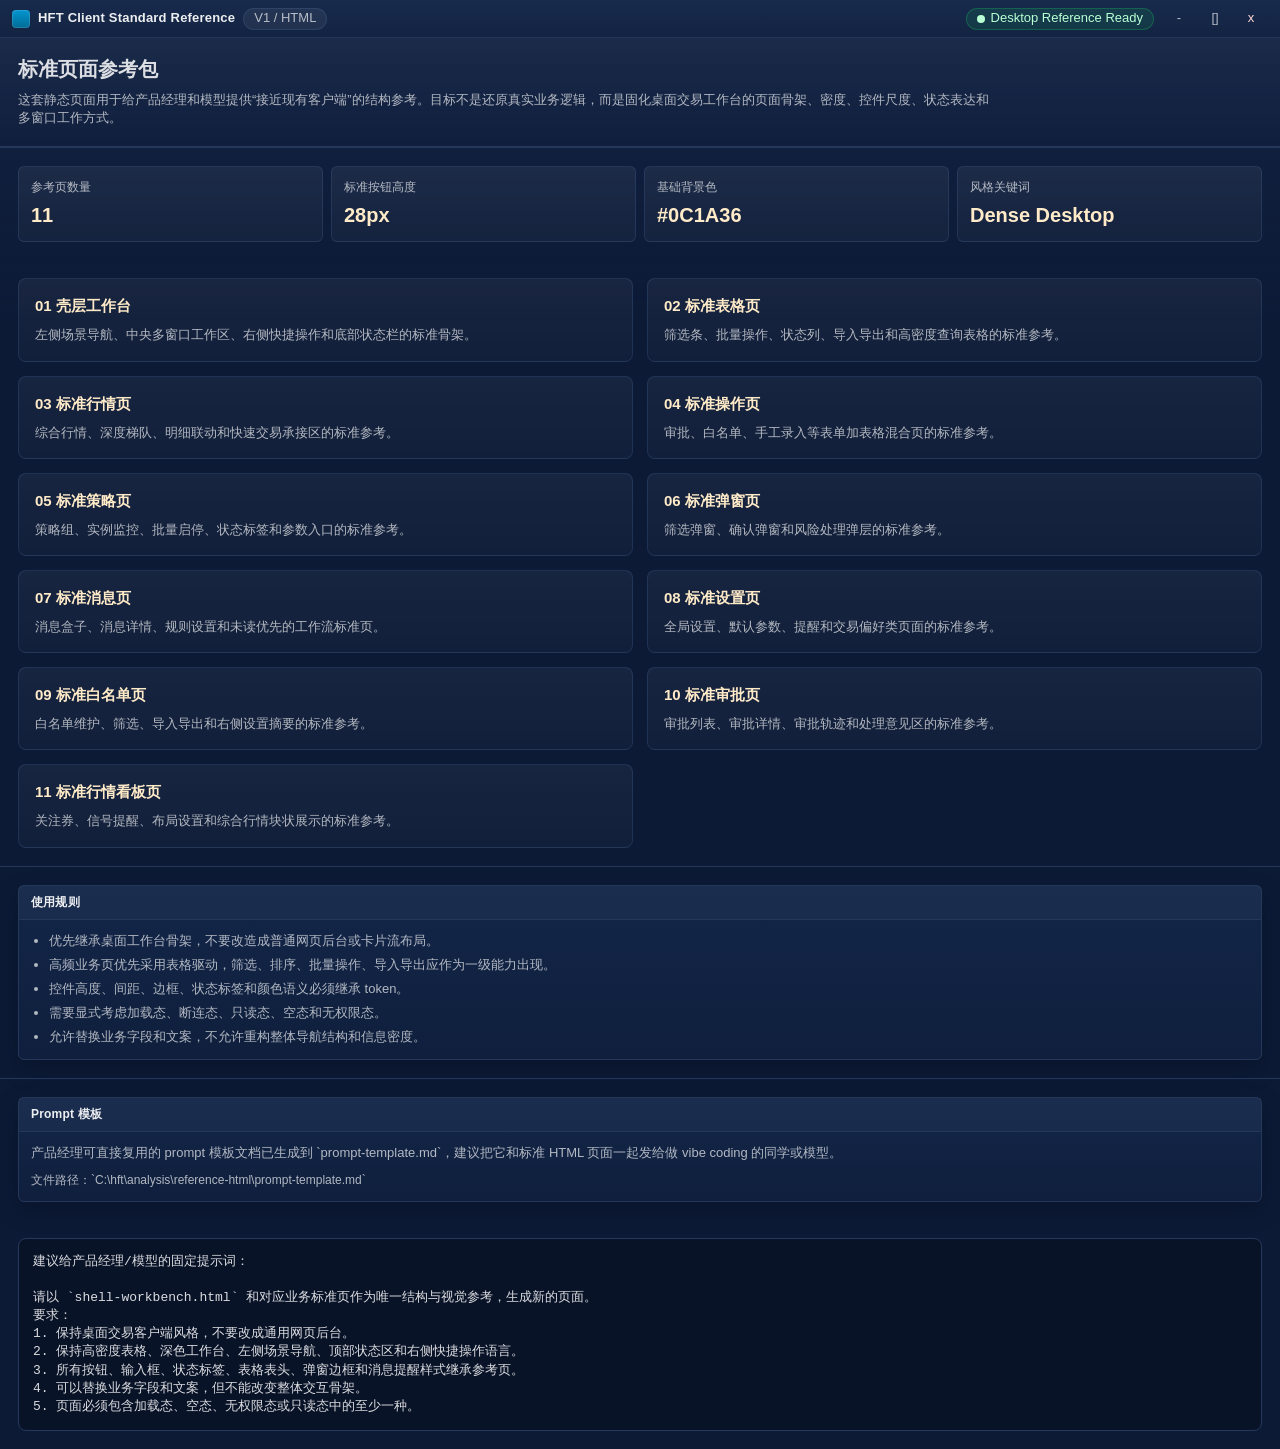
<file: .codex/skills/reference-html/index.html>
<!DOCTYPE html>
<html lang="zh-CN">
<head>
  <meta charset="UTF-8">
  <meta name="viewport" content="width=device-width, initial-scale=1.0">
  <title>HFT Client Standard Reference</title>
  <link rel="stylesheet" href="./assets/tokens.css">
  <link rel="stylesheet" href="./assets/components.css">
  <link rel="stylesheet" href="./assets/app.css">
</head>
<body>
  <div class="app-shell">
    <header class="titlebar">
      <div class="titlebar__left">
        <span class="titlebar__appmark"></span>
        <div class="titlebar__name">HFT Client Standard Reference</div>
        <span class="pill">V1 / HTML</span>
      </div>
      <div class="titlebar__right">
        <span class="status-pill status-pill--online"><span class="status-dot"></span>Desktop Reference Ready</span>
        <div class="window-controls"><span>-</span><span>[]</span><span>x</span></div>
      </div>
    </header>

    <section class="page-intro">
      <h1>标准页面参考包</h1>
      <p>这套静态页面用于给产品经理和模型提供“接近现有客户端”的结构参考。目标不是还原真实业务逻辑，而是固化桌面交易工作台的页面骨架、密度、控件尺度、状态表达和多窗口工作方式。</p>
    </section>

    <section class="section-block">
      <div class="stats-grid">
        <div class="stat-card">
          <div class="stat-card__label">参考页数量</div>
          <div class="stat-card__value">11</div>
        </div>
        <div class="stat-card">
          <div class="stat-card__label">标准按钮高度</div>
          <div class="stat-card__value">28px</div>
        </div>
        <div class="stat-card">
          <div class="stat-card__label">基础背景色</div>
          <div class="stat-card__value">#0C1A36</div>
        </div>
        <div class="stat-card">
          <div class="stat-card__label">风格关键词</div>
          <div class="stat-card__value">Dense Desktop</div>
        </div>
      </div>
    </section>

    <section class="link-grid">
      <a class="link-card" href="./shell-workbench.html">
        <div class="link-card__title">01 壳层工作台</div>
        <div class="link-card__body">左侧场景导航、中央多窗口工作区、右侧快捷操作和底部状态栏的标准骨架。</div>
      </a>
      <a class="link-card" href="./page-table-standard.html">
        <div class="link-card__title">02 标准表格页</div>
        <div class="link-card__body">筛选条、批量操作、状态列、导入导出和高密度查询表格的标准参考。</div>
      </a>
      <a class="link-card" href="./page-market-standard.html">
        <div class="link-card__title">03 标准行情页</div>
        <div class="link-card__body">综合行情、深度梯队、明细联动和快速交易承接区的标准参考。</div>
      </a>
      <a class="link-card" href="./page-operation-standard.html">
        <div class="link-card__title">04 标准操作页</div>
        <div class="link-card__body">审批、白名单、手工录入等表单加表格混合页的标准参考。</div>
      </a>
      <a class="link-card" href="./page-strategy-standard.html">
        <div class="link-card__title">05 标准策略页</div>
        <div class="link-card__body">策略组、实例监控、批量启停、状态标签和参数入口的标准参考。</div>
      </a>
      <a class="link-card" href="./page-dialog-standard.html">
        <div class="link-card__title">06 标准弹窗页</div>
        <div class="link-card__body">筛选弹窗、确认弹窗和风险处理弹层的标准参考。</div>
      </a>
      <a class="link-card" href="./page-message-standard.html">
        <div class="link-card__title">07 标准消息页</div>
        <div class="link-card__body">消息盒子、消息详情、规则设置和未读优先的工作流标准页。</div>
      </a>
      <a class="link-card" href="./page-settings-standard.html">
        <div class="link-card__title">08 标准设置页</div>
        <div class="link-card__body">全局设置、默认参数、提醒和交易偏好类页面的标准参考。</div>
      </a>
      <a class="link-card" href="./page-whitelist-standard.html">
        <div class="link-card__title">09 标准白名单页</div>
        <div class="link-card__body">白名单维护、筛选、导入导出和右侧设置摘要的标准参考。</div>
      </a>
      <a class="link-card" href="./page-approval-standard.html">
        <div class="link-card__title">10 标准审批页</div>
        <div class="link-card__body">审批列表、审批详情、审批轨迹和处理意见区的标准参考。</div>
      </a>
      <a class="link-card" href="./page-board-standard.html">
        <div class="link-card__title">11 标准行情看板页</div>
        <div class="link-card__body">关注券、信号提醒、布局设置和综合行情块状展示的标准参考。</div>
      </a>
    </section>

    <section class="section-block">
      <div class="panel">
        <div class="panel__header">
          <div class="panel__title">使用规则</div>
        </div>
        <div class="panel__body">
          <ul class="bullet-list">
            <li>优先继承桌面工作台骨架，不要改造成普通网页后台或卡片流布局。</li>
            <li>高频业务页优先采用表格驱动，筛选、排序、批量操作、导入导出应作为一级能力出现。</li>
            <li>控件高度、间距、边框、状态标签和颜色语义必须继承 token。</li>
            <li>需要显式考虑加载态、断连态、只读态、空态和无权限态。</li>
            <li>允许替换业务字段和文案，不允许重构整体导航结构和信息密度。</li>
          </ul>
        </div>
      </div>
    </section>

    <section class="section-block">
      <div class="panel">
        <div class="panel__header">
          <div class="panel__title">Prompt 模板</div>
        </div>
        <div class="panel__body">
          <p style="margin: 0; color: var(--text-secondary);">产品经理可直接复用的 prompt 模板文档已生成到 `prompt-template.md`，建议把它和标准 HTML 页面一起发给做 vibe coding 的同学或模型。</p>
          <div class="page-note" style="margin-top: 10px;">文件路径：`C:\hft\analysis\reference-html\prompt-template.md`</div>
        </div>
      </div>
    </section>

    <div class="code-block">建议给产品经理/模型的固定提示词：

请以 `shell-workbench.html` 和对应业务标准页作为唯一结构与视觉参考，生成新的页面。
要求：
1. 保持桌面交易客户端风格，不要改成通用网页后台。
2. 保持高密度表格、深色工作台、左侧场景导航、顶部状态区和右侧快捷操作语言。
3. 所有按钮、输入框、状态标签、表格表头、弹窗边框和消息提醒样式继承参考页。
4. 可以替换业务字段和文案，但不能改变整体交互骨架。
5. 页面必须包含加载态、空态、无权限态或只读态中的至少一种。</div>
  </div>
</body>
</html>
</file>
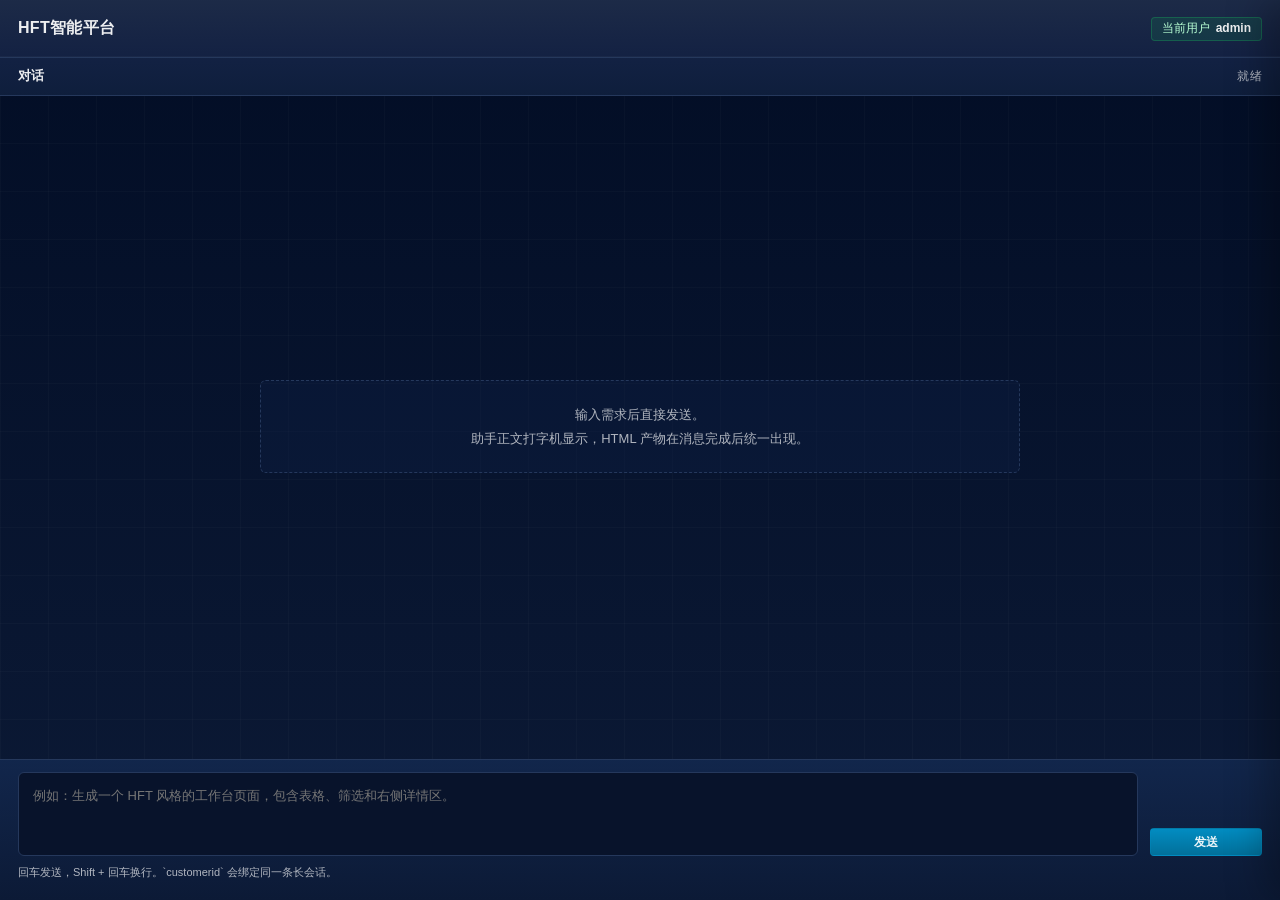
<file: app/chat_playground.html>
<!doctype html>
<html lang="zh-CN">
<head>
<meta charset="utf-8" />
<meta name="viewport" content="width=device-width,initial-scale=1" />
<title>HFT&#26234;&#33021;&#24179;&#21488;</title>
<style>
:root{color-scheme:dark;--font-ui:"Segoe UI","Microsoft YaHei UI","Microsoft YaHei",sans-serif;--font-mono:"Cascadia Mono","Consolas",monospace;--bg-base:#0c1a36;--bg-deep:#020d25;--bg-header:#1d2b48;--bg-panel:#102246;--bg-panel-alt:#12274d;--bg-overlay:rgba(2,13,37,.78);--border-default:#25385c;--border-soft:#253659;--text-primary:#ffebc8;--text-default:rgba(255,255,255,.85);--text-secondary:rgba(255,255,255,.68);--text-header:rgba(255,255,255,.92);--accent:#028cc1;--accent-hover:#35a3cd;--accent-pressed:#02709a;--button-neutral:#4b5a78;--price-alt:#59b8fe;--radius-sm:4px;--radius-md:6px;--shadow-panel:0 8px 24px rgba(0,0,0,.22);--scrollbar:6px;--bubble-assistant:linear-gradient(180deg,rgba(16,34,70,.98),rgba(18,39,77,.98));--bubble-user:linear-gradient(180deg,rgba(24,46,86,.98),rgba(18,39,77,.98));--bubble-system:linear-gradient(180deg,rgba(23,34,56,.96),rgba(19,29,48,.96));--bubble-error:linear-gradient(180deg,rgba(82,19,28,.96),rgba(57,16,24,.96))}
*{box-sizing:border-box}*::-webkit-scrollbar{width:var(--scrollbar);height:var(--scrollbar)}*::-webkit-scrollbar-thumb{background:rgba(82,120,170,.82);border-radius:999px}*::-webkit-scrollbar-track{background:transparent}
html,body{margin:0;height:100%;overflow:hidden;font:13px/1.4 var(--font-ui);color:var(--text-default);background:linear-gradient(180deg,rgba(29,43,72,.24),transparent 180px),linear-gradient(180deg,var(--bg-deep),var(--bg-base))}body{min-height:100vh;min-height:100dvh}
.app{width:100%;height:100vh;height:100dvh;display:grid;grid-template-rows:auto minmax(0,1fr);background:linear-gradient(90deg,rgba(255,255,255,.02) 1px,transparent 1px) 0 0/48px 48px,linear-gradient(0deg,rgba(255,255,255,.018) 1px,transparent 1px) 0 0/48px 48px,linear-gradient(180deg,var(--bg-deep),var(--bg-base))}
.header{display:flex;align-items:center;justify-content:space-between;gap:12px;min-height:58px;padding:0 18px;border-bottom:1px solid var(--border-default);background:linear-gradient(180deg,rgba(29,43,72,.98),rgba(20,34,68,.96));box-shadow:inset 0 -1px 0 rgba(255,255,255,.03)}.headline{min-width:0;display:grid;gap:2px}.headline h1{margin:0;font-size:16px;font-weight:600;letter-spacing:.02em;color:var(--text-header)}.headline p{margin:0;color:var(--text-secondary);font-size:12px;white-space:nowrap;overflow:hidden;text-overflow:ellipsis}.meta{display:flex;align-items:center;gap:8px;flex-shrink:0}.chip{display:inline-flex;align-items:center;gap:6px;min-height:24px;padding:0 10px;border:1px solid rgba(22,199,93,.28);border-radius:var(--radius-sm);background:rgba(22,199,93,.12);color:#b8ffd4;font-size:12px;white-space:nowrap}.chip b{color:var(--text-header);font-weight:600}
.workspace{display:grid;grid-template-rows:auto minmax(0,1fr) auto;min-height:0}.panel-title{display:flex;align-items:center;justify-content:space-between;gap:12px;min-height:38px;padding:0 18px;border-bottom:1px solid var(--border-default);background:linear-gradient(180deg,rgba(19,34,68,.96),rgba(15,31,61,.96));color:var(--text-secondary);font-size:12px;letter-spacing:.04em}.panel-title strong{color:var(--text-header);font-size:13px;font-weight:600;letter-spacing:.02em}.message-exec{display:flex;align-items:center;gap:8px;min-height:34px;padding:8px 10px;border-top:1px solid rgba(82,120,170,.18);border-radius:var(--radius-md);background:rgba(3,11,30,.72);color:var(--text-secondary);font-size:12px;line-height:1.5}.message-exec.hidden{display:none}.message-exec-label{flex:0 0 auto;color:var(--text-header);font-size:11px}.message-exec-output{min-width:0;flex:1 1 auto;overflow:hidden;white-space:nowrap;text-overflow:ellipsis;color:var(--text-secondary)}.message-exec-output.empty{color:var(--text-secondary)}
.chat-log{min-height:0;overflow:auto;padding:16px 18px 18px;display:flex;flex-direction:column;gap:12px;contain:layout paint}.empty-state{width:min(760px,100%);margin:auto;padding:22px 18px;border:1px dashed var(--border-default);border-radius:var(--radius-md);background:rgba(16,34,70,.34);color:var(--text-secondary);text-align:center;line-height:1.8}
.message{width:min(860px,88%);display:grid;gap:8px;padding:14px 16px 12px;border:1px solid var(--border-default);border-radius:var(--radius-md);box-shadow:var(--shadow-panel),inset 0 1px 0 rgba(255,255,255,.04);background:var(--bubble-assistant)}.message.assistant{align-self:flex-start}.message.user{align-self:flex-end;background:var(--bubble-user);border-color:rgba(82,120,170,.42)}.message.system{align-self:center;width:min(920px,100%);background:var(--bubble-system);border-color:rgba(82,120,170,.24)}.message.error{border-color:rgba(255,68,68,.28);background:var(--bubble-error)}.message-meta{display:flex;align-items:center;justify-content:space-between;gap:12px;color:var(--text-secondary);font-size:11px;letter-spacing:.04em}.message-meta span:first-child{color:var(--text-primary)}.message.user .message-meta span:first-child{color:var(--price-alt)}.message.system .message-meta span:first-child{color:var(--text-header)}.message.error .message-meta span:first-child{color:#ffd4d4}.message-body{display:grid;gap:10px;min-width:0}
.markdown-root{color:var(--text-default);font-size:13px;line-height:1.72;word-break:break-word}.markdown-root>:first-child{margin-top:0}.markdown-root>:last-child{margin-bottom:0}.markdown-root p,.markdown-root ul,.markdown-root ol,.markdown-root blockquote,.markdown-root pre,.markdown-root h1,.markdown-root h2,.markdown-root h3,.markdown-root h4,.markdown-root h5,.markdown-root h6{margin:0 0 10px}.markdown-root h1,.markdown-root h2,.markdown-root h3,.markdown-root h4,.markdown-root h5,.markdown-root h6{color:var(--text-header);line-height:1.4}.markdown-root h1{font-size:18px}.markdown-root h2{font-size:16px}.markdown-root h3{font-size:15px}.markdown-root h4,.markdown-root h5,.markdown-root h6{font-size:14px}.markdown-root ul,.markdown-root ol{padding-left:20px}.markdown-root li+li{margin-top:4px}.markdown-root a{color:#7ed6ff;text-decoration:none}.markdown-root a:hover{text-decoration:underline}.markdown-root code{padding:1px 6px;border-radius:var(--radius-sm);background:rgba(93,107,153,.28);color:#d8f1ff;font-family:var(--font-mono);font-size:12px}.markdown-root blockquote{padding:8px 12px;border-left:2px solid var(--accent);border-radius:var(--radius-sm);background:rgba(2,140,193,.08);color:var(--text-default)}
.typing-segment.is-typing::after{content:"";display:inline-block;width:8px;height:14px;margin-left:4px;vertical-align:-2px;border-radius:1px;background:var(--accent-hover);animation:typing-caret 1s steps(1,end) infinite}@keyframes typing-caret{0%,48%{opacity:1}50%,100%{opacity:0}}
.code-block{border:1px solid var(--border-default);border-radius:var(--radius-md);overflow:hidden;background:rgba(8,19,42,.94)}.code-label{padding:7px 12px;border-bottom:1px solid var(--border-soft);background:rgba(14,31,61,.96);color:var(--text-secondary);font-size:11px;letter-spacing:.05em;text-transform:uppercase}.code-block pre{margin:0;max-height:360px;overflow:auto;padding:12px;background:rgba(3,11,30,.96);color:var(--text-header);font-family:var(--font-mono);font-size:12px;line-height:1.62;white-space:pre-wrap;word-break:break-word}
.artifact-list{display:grid;gap:10px}.artifact-list.hidden{display:none}.artifact-card{display:grid;gap:10px;padding-top:10px;border-top:1px solid var(--border-soft)}.artifact-card-header{display:flex;align-items:center;justify-content:space-between;gap:12px}.artifact-card-title{display:grid;gap:2px;min-width:0}.artifact-card-title strong{font-size:13px;color:var(--text-header);font-weight:600}.artifact-card-title span{color:var(--text-secondary);font-size:11px;word-break:break-all}.artifact-actions{display:flex;gap:8px;flex-wrap:wrap}
.preview-drawer-backdrop{position:fixed;inset:0;background:var(--bg-overlay);opacity:0;pointer-events:none;transition:opacity 120ms linear;z-index:20}.preview-drawer-backdrop.open{opacity:1;pointer-events:auto}.preview-drawer{position:fixed;top:0;right:0;bottom:0;width:min(1280px,calc(100vw - 48px));display:grid;grid-template-rows:auto minmax(0,1fr);border-left:1px solid var(--border-default);background:linear-gradient(180deg,rgba(16,34,70,.98),rgba(12,26,54,.98));box-shadow:-16px 0 36px rgba(0,0,0,.28);overflow:hidden;transform:translate3d(100%,0,0);transition:transform 120ms ease-out;will-change:transform;contain:layout paint;z-index:21}.preview-drawer.open{transform:translate3d(0,0,0)}.preview-drawer-header{display:flex;align-items:center;justify-content:space-between;gap:12px;min-height:40px;padding:0 16px;border-bottom:1px solid var(--border-default);background:linear-gradient(180deg,rgba(29,43,72,.98),rgba(20,34,68,.96))}.preview-drawer-title{display:grid;gap:2px;min-width:0}.preview-drawer-title strong{color:var(--text-header);font-size:14px;font-weight:600}.preview-drawer-title span{color:var(--text-secondary);font-size:12px;word-break:break-all}.preview-drawer-actions{display:flex;gap:8px;flex-wrap:wrap;justify-content:flex-end}.preview-drawer-body{min-height:0;background:rgba(3,11,30,.9)}.preview-drawer-body iframe{display:block;width:100%;height:100%;border:0;background:#fff}
.btn{display:inline-flex;align-items:center;justify-content:center;min-height:28px;padding:0 14px;border-radius:var(--radius-sm);border:1px solid var(--border-default);background:linear-gradient(180deg,var(--button-neutral),#40516d);color:var(--text-header);font:inherit;font-size:12px;font-weight:600;cursor:pointer;transition:border-color 120ms ease,opacity 120ms ease,filter 120ms ease}.btn.ghost{background:transparent;color:var(--text-secondary)}.btn:hover:not(:disabled){filter:brightness(1.08);border-color:rgba(82,120,170,.42)}.btn:disabled{opacity:.46;cursor:not-allowed}.btn.send{border-color:rgba(2,140,193,.32);background:linear-gradient(180deg,var(--accent),var(--accent-pressed));min-width:112px}
.composer{padding:12px 18px 18px;border-top:1px solid var(--border-default);background:linear-gradient(180deg,rgba(18,39,77,.94),rgba(12,26,54,.96))}.composer-wrap{display:grid;grid-template-columns:minmax(0,1fr) auto;gap:12px;align-items:end}.composer textarea{width:100%;min-height:84px;max-height:180px;padding:12px 14px;resize:none;border-radius:var(--radius-md);border:1px solid var(--border-default);background:rgba(8,19,42,.94);color:var(--text-default);font:inherit;line-height:1.72;outline:none}.composer textarea:focus{border-color:rgba(2,140,193,.36);box-shadow:0 0 0 1px rgba(2,140,193,.14)}.composer-footnote{margin-top:8px;color:var(--text-secondary);font-size:11px;line-height:1.6}
@media (max-width:960px){.message{width:min(100%,92%)}.headline p{white-space:normal}}
@media (max-width:720px){.header{padding:10px 14px;flex-direction:column;align-items:flex-start}.panel-title,.chat-log,.composer{padding-left:14px;padding-right:14px}.composer-wrap{grid-template-columns:1fr}.btn.send{width:100%}.message,.message.system{width:100%}.artifact-card-header{flex-direction:column;align-items:flex-start}.preview-drawer{width:100vw}.preview-drawer-header{padding:10px 14px;flex-direction:column;align-items:flex-start}.preview-drawer-actions{width:100%}.preview-drawer-actions .btn{flex:1}}
</style>
</head>
<body>
<div class="app">
<header class="header"><div class="headline"><h1>HFT&#26234;&#33021;&#24179;&#21488;</h1></div><div class="meta"><div class="chip">&#24403;&#21069;&#29992;&#25143; <b id="customerIdChip">admin</b></div></div></header>
<main class="workspace"><div class="panel-title"><strong>&#x5bf9;&#x8bdd;</strong><span id="statusText">&#x5c31;&#x7eea;</span></div><div class="chat-log" id="chatLog"><div class="empty-state" id="emptyState">&#x8f93;&#x5165;&#x9700;&#x6c42;&#x540e;&#x76f4;&#x63a5;&#x53d1;&#x9001;&#x3002;<br />&#x52a9;&#x624b;&#x6b63;&#x6587;&#x6253;&#x5b57;&#x673a;&#x663e;&#x793a;&#xff0c;HTML &#x4ea7;&#x7269;&#x5728;&#x6d88;&#x606f;&#x5b8c;&#x6210;&#x540e;&#x7edf;&#x4e00;&#x51fa;&#x73b0;&#x3002;</div></div><div class="composer"><div class="composer-wrap"><textarea id="messageInput" placeholder="&#x4f8b;&#x5982;&#xff1a;&#x751f;&#x6210;&#x4e00;&#x4e2a; HFT &#x98ce;&#x683c;&#x7684;&#x5de5;&#x4f5c;&#x53f0;&#x9875;&#x9762;&#xff0c;&#x5305;&#x542b;&#x8868;&#x683c;&#x3001;&#x7b5b;&#x9009;&#x548c;&#x53f3;&#x4fa7;&#x8be6;&#x60c5;&#x533a;&#x3002;"></textarea><button class="btn send" id="sendBtn" type="button">&#x53d1;&#x9001;</button></div><div class="composer-footnote">&#x56de;&#x8f66;&#x53d1;&#x9001;&#xff0c;Shift + &#x56de;&#x8f66;&#x6362;&#x884c;&#x3002;`customerid` &#x4f1a;&#x7ed1;&#x5b9a;&#x540c;&#x4e00;&#x6761;&#x957f;&#x4f1a;&#x8bdd;&#x3002;</div></div></main>
</div>
<div class="preview-drawer-backdrop" id="previewDrawerBackdrop"></div>
<aside class="preview-drawer" id="previewDrawer" aria-hidden="true"><div class="preview-drawer-header"><div class="preview-drawer-title"><strong>HTML &#x9884;&#x89c8;</strong><span id="previewDrawerName">&#x672a;&#x9009;&#x62e9;&#x4ea7;&#x7269;</span></div><div class="preview-drawer-actions"><button class="btn ghost" id="previewDrawerCloseBtn" type="button">&#x5173;&#x95ed;</button><button class="btn" id="previewDrawerDownloadBtn" type="button" disabled>&#x4e0b;&#x8f7d; HTML</button></div></div><div class="preview-drawer-body"><iframe id="previewDrawerFrame" title="HTML &#x62bd;&#x5c49;&#x9884;&#x89c8;"></iframe></div></aside>
<script>
const DEFAULT_CWD = __DEFAULT_CWD__;
const searchParams=new URLSearchParams(window.location.search),customerId=(searchParams.get("customerid")||"admin").trim()||"admin";
const chatLog=document.getElementById("chatLog"),emptyState=document.getElementById("emptyState"),messageInput=document.getElementById("messageInput"),sendBtn=document.getElementById("sendBtn"),statusText=document.getElementById("statusText"),customerIdChip=document.getElementById("customerIdChip"),previewDrawer=document.getElementById("previewDrawer"),previewDrawerBackdrop=document.getElementById("previewDrawerBackdrop"),previewDrawerName=document.getElementById("previewDrawerName"),previewDrawerFrame=document.getElementById("previewDrawerFrame"),previewDrawerDownloadBtn=document.getElementById("previewDrawerDownloadBtn"),previewDrawerCloseBtn=document.getElementById("previewDrawerCloseBtn");
let isSending=false,pendingAssistantEntry=null,artifactSequence=0,activePreviewArtifact=null,scrollFrame=0,chatAutoStick=true;const messageEntries=[];customerIdChip.textContent=customerId;
const EXEC_NOISE_PATTERNS=[/^OpenAI Codex v/i,/^--------$/,/^workdir:/i,/^model:/i,/^provider:/i,/^approval:/i,/^sandbox:/i,/^reasoning effort:/i,/^reasoning summaries:/i,/^session id:/i,/^tokens used$/i,/^user$/i,/^codex$/i,/^\d{1,3}(,\d{3})*$/];
function setStatus(text){statusText.textContent=text}
function nowLabel(){return new Date().toLocaleTimeString("zh-CN",{hour12:false})}
function roleLabel(role){if(role==="user")return"\u6211";if(role==="assistant")return"\u52a9\u624b";return"\u7cfb\u7edf"}
function shouldStickToBottom(element,threshold=48){return element.scrollHeight-element.scrollTop-element.clientHeight<=threshold}
function scrollChatToBottom(force=false){if(!force&&!chatAutoStick)return;if(scrollFrame)return;scrollFrame=window.requestAnimationFrame(()=>{chatLog.scrollTop=chatLog.scrollHeight;scrollFrame=0})}
function resizeComposer(){messageInput.style.height="auto";messageInput.style.height=`${Math.min(messageInput.scrollHeight,180)}px`}
function describeResumeMode(mode){if(mode==="last")return"\u6062\u590d\u6700\u8fd1\u4f1a\u8bdd";if(mode==="session_id")return"\u6307\u5b9a\u4f1a\u8bdd";return"\u65b0\u5efa\u4f1a\u8bdd"}
function describePhase(name,resumeMode,elapsedMs){const seconds=Math.max(1,Math.floor(Math.max(0,elapsedMs||0)/1000));if(name==="starting_codex")return`\u6b63\u5728\u542f\u52a8 Codex \u8fdb\u7a0b\uff0c\u5df2\u8fd0\u884c ${seconds} \u79d2`;if(name==="resuming_session")return`\u6b63\u5728${describeResumeMode(resumeMode)}\uff0c\u5df2\u8fd0\u884c ${seconds} \u79d2`;if(name==="waiting_model")return`\u6b63\u5728\u7b49\u5f85\u6a21\u578b\u9996\u6b21\u54cd\u5e94\uff0c\u5df2\u8fd0\u884c ${seconds} \u79d2`;if(name==="receiving_output")return`\u6a21\u578b\u6b63\u5728\u8f93\u51fa\u5185\u5bb9\uff0c\u5df2\u8fd0\u884c ${seconds} \u79d2`;if(name==="finalizing")return`\u6b63\u5728\u6574\u7406\u6700\u7ec8\u7ed3\u679c\uff0c\u5df2\u8fd0\u884c ${seconds} \u79d2`;return`\u4efb\u52a1\u8fd0\u884c\u4e2d\uff0c\u5df2\u8fd0\u884c ${seconds} \u79d2`}
function ensureExecLog(entry){if(entry.execRoot)return entry.execRoot;const root=document.createElement("div");root.className="message-exec hidden";const label=document.createElement("span");label.className="message-exec-label";label.textContent="\u8fdb\u7a0b";const output=document.createElement("div");output.className="message-exec-output empty";output.textContent="\u8bf7\u6c42\u5df2\u63d0\u4ea4\uff0c\u6b63\u5728\u521d\u59cb\u5316\u3002";root.append(label,output);entry.body.appendChild(root);entry.execRoot=root;entry.execHint=label;entry.execOutput=output;entry.execLastPhase="";entry.execLastSemantic="";return root}
function resetExecLog(entry){if(!entry)return;ensureExecLog(entry);entry.execRoot.classList.add("hidden");entry.execLastPhase="";entry.execLastSemantic="";entry.execOutput.textContent="\u8bf7\u6c42\u5df2\u63d0\u4ea4\uff0c\u6b63\u5728\u521d\u59cb\u5316\u3002";entry.execOutput.classList.add("empty")}
function setExecPhase(entry,text){if(!entry)return;ensureExecLog(entry);if(text&&text!==entry.execLastPhase){entry.execOutput.textContent=text;entry.execOutput.classList.remove("empty");entry.execLastPhase=text;entry.execRoot.classList.remove("hidden")}}
function shouldIgnoreExecLine(entry,line){const trimmed=String(line||"").trim();if(!trimmed)return true;if(entry&&entry.requestText&&trimmed===entry.requestText.trim())return true;return EXEC_NOISE_PATTERNS.some((pattern)=>pattern.test(trimmed))}
function translateExecLine(entry,kind,line){const trimmed=String(line||"").trim();if(shouldIgnoreExecLine(entry,trimmed))return null;if(kind==="stdout")return {kind:"log",text:`\u52a9\u624b\u8f93\u51fa\u6b63\u6587\uff1a${trimmed}`};if(kind==="stderr"){if(entry&&entry.requestText&&trimmed===entry.requestText.trim())return null;if(/^tool\b/i.test(trimmed))return {kind:"log",text:`\u5de5\u5177\u4e8b\u4ef6\uff1a${trimmed}`};if(/^(reading|searching|analyzing|updating|editing|running|checking)\b/i.test(trimmed))return {kind:"log",text:`\u7a0b\u5e8f\u64cd\u4f5c\uff1a${trimmed}`};return {kind:"log",text:trimmed}}return {kind:"log",text:trimmed}}
function appendExecLog(entry,kind,text){if(!entry)return;ensureExecLog(entry);if(kind==="phase"){setExecPhase(entry,String(text||"").trim());return}if(kind==="ping")return;const normalized=String(text||"").replace(/\r/g,"").trim();if(!normalized)return;const lines=normalized.split("\n").map((line)=>line.trim()).filter(Boolean);if(!lines.length)return;let latestText="";for(const line of lines){const translated=translateExecLine(entry,kind,line);if(!translated)continue;if(translated.kind==="phase"){setExecPhase(entry,translated.text);latestText="";continue}if(translated.text===entry.execLastSemantic)continue;entry.execLastSemantic=translated.text;latestText=`${nowLabel()} ${translated.text}`}if(!latestText)return;entry.execOutput.textContent=latestText;entry.execOutput.classList.remove("empty");entry.execRoot.classList.remove("hidden")}
function escapeHtml(text){return String(text).replace(/&/g,"&amp;").replace(/</g,"&lt;").replace(/>/g,"&gt;").replace(/\"/g,"&quot;").replace(/'/g,"&#39;")}function renderInlineMarkdown(text){return escapeHtml(text).replace(/\[([^\]]+)\]\((https?:\/\/[^\s)]+)\)/g,'<a href="$2" target="_blank" rel="noreferrer">$1</a>').replace(/\*\*([^*]+)\*\*/g,"<strong>$1</strong>").replace(/\*([^*]+)\*/g,"<em>$1</em>").replace(/`([^`\n]+)`/g,"<code>$1</code>")}
function appendMarkdownBlocks(container,text){const normalized=text.replace(/\r/g,"");const blocks=normalized.split(/\n{2,}/).filter((block)=>block.trim());blocks.forEach((block)=>{const trimmed=block.trim(),lines=block.split("\n").filter((line)=>line.trim()!=="");if(!lines.length)return;const heading=trimmed.match(/^(#{1,6})\s+(.+)$/);if(heading){const element=document.createElement(`h${heading[1].length}`);element.innerHTML=renderInlineMarkdown(heading[2].trim());container.appendChild(element);return}if(lines.every((line)=>/^\s*>\s?/.test(line))){const quote=document.createElement("blockquote");quote.innerHTML=lines.map((line)=>renderInlineMarkdown(line.replace(/^\s*>\s?/,""))).join("<br />");container.appendChild(quote);return}if(lines.every((line)=>/^\s*[-*]\s+/.test(line))){const list=document.createElement("ul");lines.forEach((line)=>{const item=document.createElement("li");item.innerHTML=renderInlineMarkdown(line.replace(/^\s*[-*]\s+/,""));list.appendChild(item)});container.appendChild(list);return}if(lines.every((line)=>/^\s*\d+\.\s+/.test(line))){const list=document.createElement("ol");lines.forEach((line)=>{const item=document.createElement("li");item.innerHTML=renderInlineMarkdown(line.replace(/^\s*\d+\.\s+/,""));list.appendChild(item)});container.appendChild(list);return}const paragraph=document.createElement("p");paragraph.innerHTML=lines.map((line)=>renderInlineMarkdown(line)).join("<br />");container.appendChild(paragraph)})}
function createCodeBlock(language,content){const codeBlock=document.createElement("section");codeBlock.className="code-block";const label=document.createElement("div");label.className="code-label";label.textContent=(language||"text").toLowerCase();const pre=document.createElement("pre"),code=document.createElement("code");code.textContent=(content||"").replace(/\n$/,"");pre.appendChild(code);codeBlock.append(label,pre);return codeBlock}
function renderMarkdown(container,text){container.innerHTML="";const normalized=String(text||"").replace(/\r/g,"");if(!normalized.trim())return;const fencePattern=/```([a-zA-Z0-9_-]*)[ \t]*\n([\s\S]*?)```/g;let lastIndex=0,match=null;while((match=fencePattern.exec(normalized))!==null){appendMarkdownBlocks(container,normalized.slice(lastIndex,match.index));container.appendChild(createCodeBlock(match[1]||"text",match[2]||""));lastIndex=match.index+match[0].length}appendMarkdownBlocks(container,normalized.slice(lastIndex))}
function appendMessage(role,text,extraClass){emptyState.style.display="none";const message=document.createElement("article");message.className=`message ${role}${extraClass?` ${extraClass}`:""}`;const meta=document.createElement("div");meta.className="message-meta";meta.innerHTML=`<span>${roleLabel(role)}</span><span>${nowLabel()}</span>`;const body=document.createElement("div");body.className="message-body";const markdown=document.createElement("div");markdown.className="markdown-root";const artifacts=document.createElement("div");artifacts.className="artifact-list hidden";body.append(markdown,artifacts);message.append(meta,body);chatLog.appendChild(message);const entry={message,body,markdown,artifacts,rawText:null,isTyping:false,typingController:null,finalReply:"",pendingArtifacts:[],execRoot:null,execHint:null,execOutput:null,requestText:""};messageEntries.push(entry);renderMessageContent(entry,text);return entry}
function isHtmlDocument(text){return /<!doctype html|<html[\s>]|<body[\s>]|<head[\s>]/i.test(text)}function normalizeHtmlArtifact(text){return String(text||"").replace(/\r/g,"").trim()}function buildArtifactFileName(){artifactSequence+=1;const stamp=new Date().toISOString().replace(/[:.]/g,"-");return `${customerId}-html-${String(artifactSequence).padStart(3,"0")}-${stamp}.html`}
function extractHtmlArtifacts(reply){const normalizedReply=String(reply||"").replace(/\r/g,"");const artifacts=[];if(!/```html|<!doctype html|<html[\s>]/i.test(normalizedReply))return artifacts;const seen=new Set(),fencePattern=/```([a-zA-Z0-9_-]*)[ \t]*\n([\s\S]*?)```/g;let match=null;while((match=fencePattern.exec(normalizedReply))!==null){const lang=(match[1]||"").toLowerCase(),html=normalizeHtmlArtifact(match[2]||"");if(!html||!(lang==="html"||isHtmlDocument(html))||seen.has(html))continue;seen.add(html);artifacts.push({html,fileName:buildArtifactFileName()})}if(!artifacts.length){const documentPattern=/<!doctype html[\s\S]*?<\/html>|<html[\s\S]*?<\/html>/ig;while((match=documentPattern.exec(normalizedReply))!==null){const html=normalizeHtmlArtifact(match[0]);if(!html||seen.has(html))continue;seen.add(html);artifacts.push({html,fileName:buildArtifactFileName()})}}return artifacts}
function downloadHtml(html,fileName){const blob=new Blob([normalizeHtmlArtifact(html)],{type:"text/html;charset=utf-8"}),url=URL.createObjectURL(blob),anchor=document.createElement("a");anchor.href=url;anchor.download=fileName;document.body.appendChild(anchor);anchor.click();anchor.remove();window.setTimeout(()=>URL.revokeObjectURL(url),1000)}
function openPreviewDrawer(artifact){activePreviewArtifact=artifact;previewDrawerName.textContent=artifact.fileName;previewDrawerFrame.srcdoc=artifact.html;previewDrawerDownloadBtn.disabled=false;previewDrawer.classList.add("open");previewDrawerBackdrop.classList.add("open");previewDrawer.setAttribute("aria-hidden","false");document.body.classList.add("drawer-open")}function closePreviewDrawer(){activePreviewArtifact=null;previewDrawerName.textContent="\u672a\u9009\u62e9\u4ea7\u7269";previewDrawerFrame.srcdoc="";previewDrawerDownloadBtn.disabled=true;previewDrawer.classList.remove("open");previewDrawerBackdrop.classList.remove("open");previewDrawer.setAttribute("aria-hidden","true");document.body.classList.remove("drawer-open")}
function createArtifactCard(artifact,index){const card=document.createElement("section");card.className="artifact-card";const header=document.createElement("div");header.className="artifact-card-header";const title=document.createElement("div");title.className="artifact-card-title";title.innerHTML=`<strong>HTML \u4ea7\u7269 ${index+1}</strong><span>${artifact.fileName}</span>`;header.appendChild(title);const actions=document.createElement("div");actions.className="artifact-actions";const previewButton=document.createElement("button");previewButton.type="button";previewButton.className="btn";previewButton.textContent="\u6253\u5f00\u9884\u89c8";previewButton.addEventListener("click",()=>openPreviewDrawer(artifact));const downloadButton=document.createElement("button");downloadButton.type="button";downloadButton.className="btn ghost";downloadButton.textContent="\u4e0b\u8f7d HTML";downloadButton.addEventListener("click",()=>downloadHtml(artifact.html,artifact.fileName));actions.append(previewButton,downloadButton);card.append(header,actions);return card}
function renderArtifactCards(container,artifacts){container.innerHTML="";if(!artifacts.length){container.classList.add("hidden");return}const fragment=document.createDocumentFragment();container.classList.remove("hidden");artifacts.forEach((artifact,index)=>fragment.appendChild(createArtifactCard(artifact,index)));container.appendChild(fragment)}function buildPendingMessage(){return""}function renderPendingProgress(){if(!pendingAssistantEntry)return;renderMessageContent(pendingAssistantEntry,"")}function parseReplySegments(reply){const normalized=String(reply||"").replace(/\r/g,"");const segments=[];const fencePattern=/```([a-zA-Z0-9_-]*)[ \t]*\n([\s\S]*?)```/g;let lastIndex=0,match=null;while((match=fencePattern.exec(normalized))!==null){if(match.index>lastIndex)segments.push({type:"prose",text:normalized.slice(lastIndex,match.index)});segments.push({type:"code",language:(match[1]||"text").toLowerCase(),content:match[2]||""});lastIndex=match.index+match[0].length}if(lastIndex<normalized.length)segments.push({type:"prose",text:normalized.slice(lastIndex)});if(!segments.length)segments.push({type:"prose",text:normalized});return segments.filter((segment)=>segment.type==="code"||segment.text.length>0)}
function renderFinalMessage(entry,text,artifacts){const normalizedText=String(text||"");entry.rawText=normalizedText;entry.finalReply=normalizedText;entry.pendingArtifacts=Array.isArray(artifacts)?artifacts:extractHtmlArtifacts(normalizedText);entry.markdown.innerHTML="";renderMarkdown(entry.markdown,normalizedText);renderArtifactCards(entry.artifacts,entry.pendingArtifacts);scrollChatToBottom()}function flushTypewriter(entry){if(!entry)return;const reply=entry.finalReply||entry.rawText||"",artifacts=entry.pendingArtifacts||extractHtmlArtifacts(reply);if(entry.typingController&&entry.typingController.frameId)window.cancelAnimationFrame(entry.typingController.frameId);entry.isTyping=false;entry.typingController=null;renderFinalMessage(entry,reply,artifacts)}function cancelTypewriter(entry,flush=true){if(!entry||!entry.typingController)return;const controller=entry.typingController;controller.cancelled=true;if(controller.frameId)window.cancelAnimationFrame(controller.frameId);entry.typingController=null;entry.isTyping=false;if(flush)renderFinalMessage(entry,entry.finalReply||entry.rawText||"",entry.pendingArtifacts||[])}function flushActiveTypewriters(){messageEntries.forEach((entry)=>{if(entry.isTyping)cancelTypewriter(entry,true)})}
function startTypewriter(entry,reply){if(!entry)return;cancelTypewriter(entry,false);const finalReply=String(reply||""),segments=parseReplySegments(finalReply);entry.rawText=finalReply;entry.finalReply=finalReply;entry.pendingArtifacts=extractHtmlArtifacts(finalReply);entry.isTyping=true;entry.markdown.innerHTML="";entry.artifacts.innerHTML="";entry.artifacts.classList.add("hidden");const controller={cancelled:false,frameId:0,segments,segmentIndex:0,proseIndex:0,proseContainer:null};entry.typingController=controller;const schedule=()=>{controller.frameId=window.requestAnimationFrame(step)};const step=()=>{if(controller.cancelled||entry.typingController!==controller)return;while(controller.segmentIndex<controller.segments.length){const segment=controller.segments[controller.segmentIndex];if(segment.type==="code"){if(controller.proseContainer){controller.proseContainer.classList.remove("is-typing");controller.proseContainer=null}entry.markdown.appendChild(createCodeBlock(segment.language,segment.content));controller.segmentIndex+=1;scrollChatToBottom();continue}if(!controller.proseContainer){controller.proseContainer=document.createElement("div");controller.proseContainer.className="typing-segment is-typing";entry.markdown.appendChild(controller.proseContainer)}const stepSize=segment.text.length>480?8:4,nextIndex=Math.min(segment.text.length,controller.proseIndex+stepSize);renderMarkdown(controller.proseContainer,segment.text.slice(0,nextIndex));controller.proseIndex=nextIndex;scrollChatToBottom();if(controller.proseIndex<segment.text.length){schedule();return}controller.proseContainer.classList.remove("is-typing");controller.proseContainer=null;controller.proseIndex=0;controller.segmentIndex+=1}flushTypewriter(entry)};schedule()}
function renderMessageContent(entry,text){const normalizedText=String(text||"");if(entry.rawText===normalizedText&&!entry.isTyping)return;if(entry.isTyping)cancelTypewriter(entry,false);renderFinalMessage(entry,normalizedText,extractHtmlArtifacts(normalizedText))}
function buildPayload(message){return{message,cwd:DEFAULT_CWD,continue_context:true,session_id:customerId}}function splitBuffer(buffer){const lines=[];let rest=buffer;while(true){const index=rest.indexOf("\n");if(index===-1)return{lines,rest};lines.push(rest.slice(0,index));rest=rest.slice(index+1)}}
async function streamChat(message){const payload=buildPayload(message),response=await fetch("/chat/stream",{method:"POST",headers:{"Content-Type":"application/json"},body:JSON.stringify(payload)});if(!response.body)throw new Error("\u5f53\u524d\u6d4f\u89c8\u5668\u672a\u8fd4\u56de\u53ef\u8bfb\u53d6\u7684\u6d41\u3002");const reader=response.body.getReader(),decoder=new TextDecoder();let buffer="",finalResult=null,hasStreamOutput=false;const startedAt=Date.now(),elapsedMs=()=>Date.now()-startedAt;while(true){const {value,done}=await reader.read();if(done)break;buffer+=decoder.decode(value,{stream:true});const chunk=splitBuffer(buffer);buffer=chunk.rest;for(const rawLine of chunk.lines){const line=rawLine.trim();if(!line)continue;const event=JSON.parse(line);if(event.type==="start"){renderPendingProgress(0,false);appendExecLog(pendingAssistantEntry,"start",[`\u5df2\u63d0\u4ea4\u8bf7\u6c42\uff0c\u5f00\u59cb\u542f\u52a8 Codex \u4efb\u52a1\u3002`,event.data&&event.data.resume_mode?`\u4f1a\u8bdd\u6a21\u5f0f\uff1a${describeResumeMode(event.data.resume_mode)}`:"",event.data&&event.data.cwd?`\u5de5\u4f5c\u76ee\u5f55\uff1a${event.data.cwd}`:"",event.data&&event.data.command?`\u6267\u884c\u547d\u4ee4\uff1a${Array.isArray(event.data.command)?event.data.command.slice(0,4).join(" "):String(event.data.command)}`:""] .filter(Boolean).join("\n"))}else if(event.type==="phase"){const ms=event.data&&typeof event.data.elapsed_ms==="number"?event.data.elapsed_ms:elapsedMs();const phaseText=describePhase(event.data&&event.data.name,event.data&&event.data.resume_mode,ms);renderPendingProgress(ms,hasStreamOutput);appendExecLog(pendingAssistantEntry,"phase",phaseText)}else if(event.type==="ping"){const ms=event.data&&typeof event.data.elapsed_ms==="number"?event.data.elapsed_ms:elapsedMs();renderPendingProgress(ms,hasStreamOutput)}else if(event.type==="stdout"||event.type==="stderr"){hasStreamOutput=true;renderPendingProgress(elapsedMs(),true);appendExecLog(pendingAssistantEntry,event.type,event.data)}else if(event.type==="result"){finalResult=event.data;appendExecLog(pendingAssistantEntry,"start",event.data&&event.data.ok===false?"\u4efb\u52a1\u7ed3\u675f\uff0c\u672c\u6b21\u6267\u884c\u5931\u8d25\u3002":"\u4efb\u52a1\u7ed3\u675f\uff0c\u5df2\u751f\u6210\u6700\u7ec8\u54cd\u5e94\u3002")}}}if(buffer.trim()){const event=JSON.parse(buffer.trim());if(event.type==="result")finalResult=event.data}if(!response.ok){const detail=finalResult&&finalResult.reply?finalResult.reply:`HTTP ${response.status}`;throw new Error(detail)}if(!finalResult)throw new Error("\u6d41\u5f0f\u54cd\u5e94\u7ed3\u675f\uff0c\u4f46\u672a\u6536\u5230\u6700\u7ec8\u7ed3\u679c\u3002");return finalResult}
async function handleSend(){const message=messageInput.value.trim();if(!message||isSending)return;flushActiveTypewriters();appendMessage("user",message);pendingAssistantEntry=appendMessage("assistant",buildPendingMessage(0,false));pendingAssistantEntry.requestText=message;resetExecLog(pendingAssistantEntry);messageInput.value="";resizeComposer();messageInput.focus();isSending=true;sendBtn.disabled=true;setStatus("\u53d1\u9001\u4e2d");try{const result=await streamChat(message),reply=result.reply||"\u672a\u6536\u5230\u56de\u590d\u3002";if(result.ok===false){pendingAssistantEntry.message.classList.add("error");renderMessageContent(pendingAssistantEntry,reply);setStatus("\u5931\u8d25");if(pendingAssistantEntry&&pendingAssistantEntry.execHint)pendingAssistantEntry.execHint.textContent="\u672c\u6b21\u6267\u884c\u5931\u8d25"}else{startTypewriter(pendingAssistantEntry,reply);setStatus("\u5c31\u7eea");if(pendingAssistantEntry&&pendingAssistantEntry.execHint)pendingAssistantEntry.execHint.textContent="\u672c\u6b21\u6267\u884c\u5b8c\u6210"}}catch(error){const text=error instanceof Error?error.message:String(error);pendingAssistantEntry.message.classList.add("error");renderMessageContent(pendingAssistantEntry,text);setStatus("\u5931\u8d25");appendExecLog(pendingAssistantEntry,"stderr",text);if(pendingAssistantEntry&&pendingAssistantEntry.execHint)pendingAssistantEntry.execHint.textContent="\u672c\u6b21\u6267\u884c\u5931\u8d25"}finally{isSending=false;sendBtn.disabled=false;pendingAssistantEntry=null}}
sendBtn.addEventListener("click",()=>{handleSend().catch((error)=>{appendMessage("system",error instanceof Error?error.message:String(error),"error");setStatus("\u5931\u8d25");isSending=false;sendBtn.disabled=false;pendingAssistantEntry=null})});messageInput.addEventListener("input",()=>resizeComposer());messageInput.addEventListener("keydown",(event)=>{if(event.key==="Enter"&&!event.shiftKey){event.preventDefault();handleSend().catch((error)=>{appendMessage("system",error instanceof Error?error.message:String(error),"error");setStatus("\u5931\u8d25");isSending=false;sendBtn.disabled=false;pendingAssistantEntry=null})}});chatLog.addEventListener("scroll",()=>{chatAutoStick=shouldStickToBottom(chatLog,64)});previewDrawerBackdrop.addEventListener("click",()=>closePreviewDrawer());previewDrawerCloseBtn.addEventListener("click",()=>closePreviewDrawer());previewDrawerDownloadBtn.addEventListener("click",()=>{if(activePreviewArtifact)downloadHtml(activePreviewArtifact.html,activePreviewArtifact.fileName)});window.addEventListener("keydown",(event)=>{if(event.key==="Escape"&&previewDrawer.classList.contains("open"))closePreviewDrawer()});resizeComposer();chatAutoStick=true;messageInput.focus();
</script>
</body>
</html>
</file>
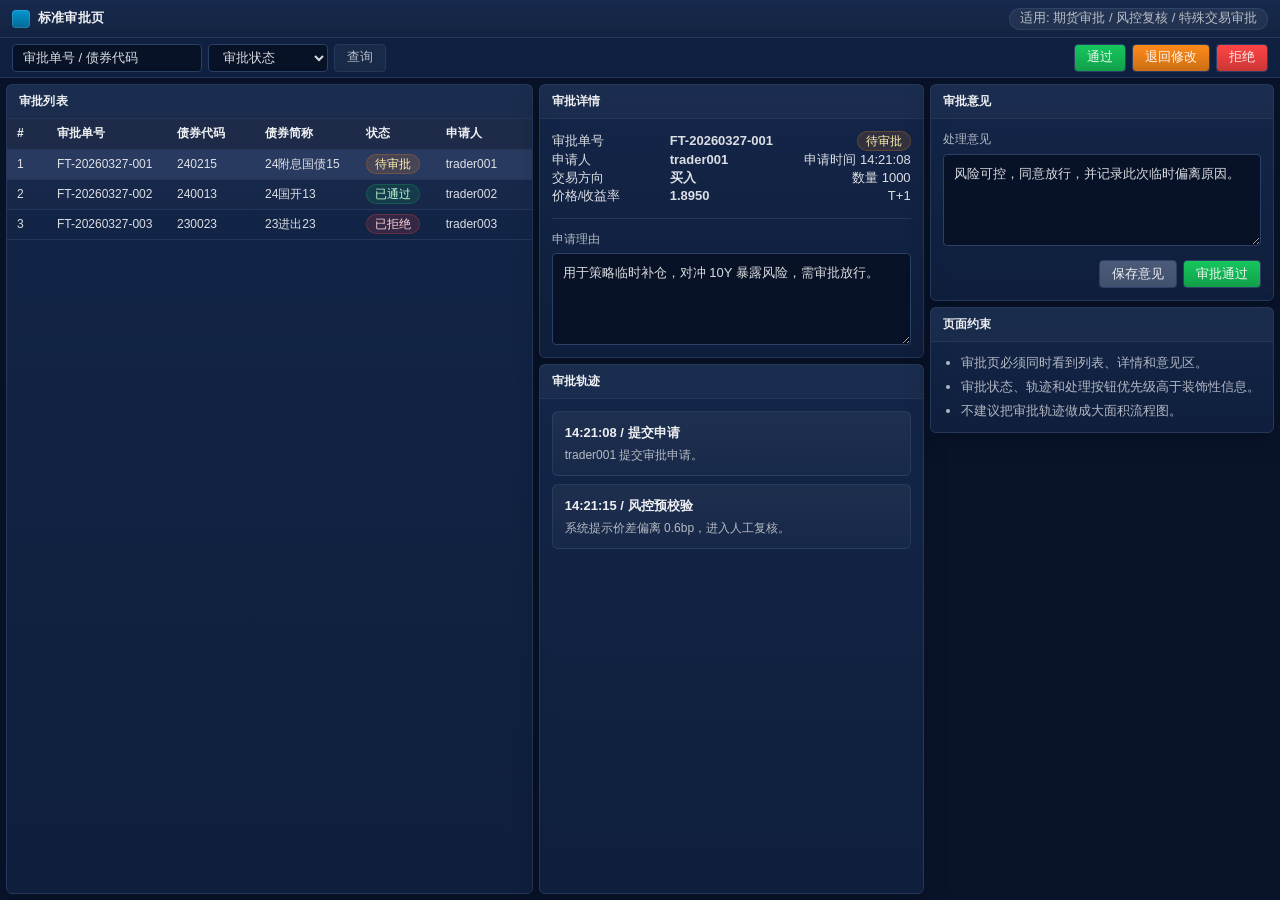
<file: .codex/skills/reference-html/page-approval-standard.html>
<!DOCTYPE html>
<html lang="zh-CN">
<head>
  <meta charset="UTF-8">
  <meta name="viewport" content="width=device-width, initial-scale=1.0">
  <title>标准页 - 审批详情</title>
  <link rel="stylesheet" href="./assets/tokens.css">
  <link rel="stylesheet" href="./assets/components.css">
  <link rel="stylesheet" href="./assets/app.css">
</head>
<body>
  <div class="app-shell">
    <header class="titlebar">
      <div class="titlebar__left">
        <span class="titlebar__appmark"></span>
        <div class="titlebar__name">标准审批页</div>
      </div>
      <div class="titlebar__right">
        <span class="pill">适用: 期货审批 / 风控复核 / 特殊交易审批</span>
      </div>
    </header>

    <div class="toolbar">
      <div class="toolbar__group">
        <input class="input" style="width:190px;" value="审批单号 / 债券代码">
        <select class="select" style="width:120px;"><option>审批状态</option></select>
        <button class="button button--ghost">查询</button>
      </div>
      <div class="toolbar__group">
        <button class="button button--success">通过</button>
        <button class="button button--warn">退回修改</button>
        <button class="button button--danger">拒绝</button>
      </div>
    </div>

    <div class="split-layout split-layout--3" style="flex:1;">
      <section class="stack">
        <div class="panel" style="flex:1;">
          <div class="panel__header">
            <div class="panel__title">审批列表</div>
          </div>
          <div class="panel__body" style="padding:0;">
            <table class="dense-table">
              <thead>
                <tr>
                  <th style="width:40px;">#</th>
                  <th style="width:120px;">审批单号</th>
                  <th style="width:88px;">债券代码</th>
                  <th>债券简称</th>
                  <th style="width:80px;">状态</th>
                  <th style="width:96px;">申请人</th>
                </tr>
              </thead>
              <tbody>
                <tr class="is-selected"><td>1</td><td>FT-20260327-001</td><td>240215</td><td>24附息国债15</td><td><span class="tag tag--warn">待审批</span></td><td>trader001</td></tr>
                <tr><td>2</td><td>FT-20260327-002</td><td>240013</td><td>24国开13</td><td><span class="tag tag--running">已通过</span></td><td>trader002</td></tr>
                <tr><td>3</td><td>FT-20260327-003</td><td>230023</td><td>23进出23</td><td><span class="tag tag--risk">已拒绝</span></td><td>trader003</td></tr>
              </tbody>
            </table>
          </div>
        </div>
      </section>

      <section class="stack">
        <div class="panel">
          <div class="panel__header">
            <div class="panel__title">审批详情</div>
          </div>
          <div class="panel__body">
            <div class="metric-row"><span>审批单号</span><strong>FT-20260327-001</strong><span class="tag tag--warn">待审批</span></div>
            <div class="metric-row"><span>申请人</span><strong>trader001</strong><span>申请时间 14:21:08</span></div>
            <div class="metric-row"><span>交易方向</span><strong>买入</strong><span>数量 1000</span></div>
            <div class="metric-row"><span>价格/收益率</span><strong>1.8950</strong><span>T+1</span></div>
            <div class="subtle-divider"></div>
            <div class="field">
              <label class="field__label">申请理由</label>
              <textarea class="text-area">用于策略临时补仓，对冲 10Y 暴露风险，需审批放行。</textarea>
            </div>
          </div>
        </div>

        <div class="panel" style="flex:1;">
          <div class="panel__header">
            <div class="panel__title">审批轨迹</div>
          </div>
          <div class="panel__body quick-actions">
            <div class="quick-card">
              <div class="quick-card__title">14:21:08 / 提交申请</div>
              <div class="quick-card__meta">trader001 提交审批申请。</div>
            </div>
            <div class="quick-card">
              <div class="quick-card__title">14:21:15 / 风控预校验</div>
              <div class="quick-card__meta">系统提示价差偏离 0.6bp，进入人工复核。</div>
            </div>
          </div>
        </div>
      </section>

      <aside class="stack">
        <div class="panel">
          <div class="panel__header">
            <div class="panel__title">审批意见</div>
          </div>
          <div class="panel__body">
            <div class="field">
              <label class="field__label">处理意见</label>
              <textarea class="text-area">风险可控，同意放行，并记录此次临时偏离原因。</textarea>
            </div>
            <div class="form-actions-inline" style="margin-top:14px;">
              <button class="button">保存意见</button>
              <button class="button button--success">审批通过</button>
            </div>
          </div>
        </div>

        <div class="panel">
          <div class="panel__header">
            <div class="panel__title">页面约束</div>
          </div>
          <div class="panel__body">
            <ul class="bullet-list">
              <li>审批页必须同时看到列表、详情和意见区。</li>
              <li>审批状态、轨迹和处理按钮优先级高于装饰性信息。</li>
              <li>不建议把审批轨迹做成大面积流程图。</li>
            </ul>
          </div>
        </div>
      </aside>
    </div>
  </div>
</body>
</html>
</file>
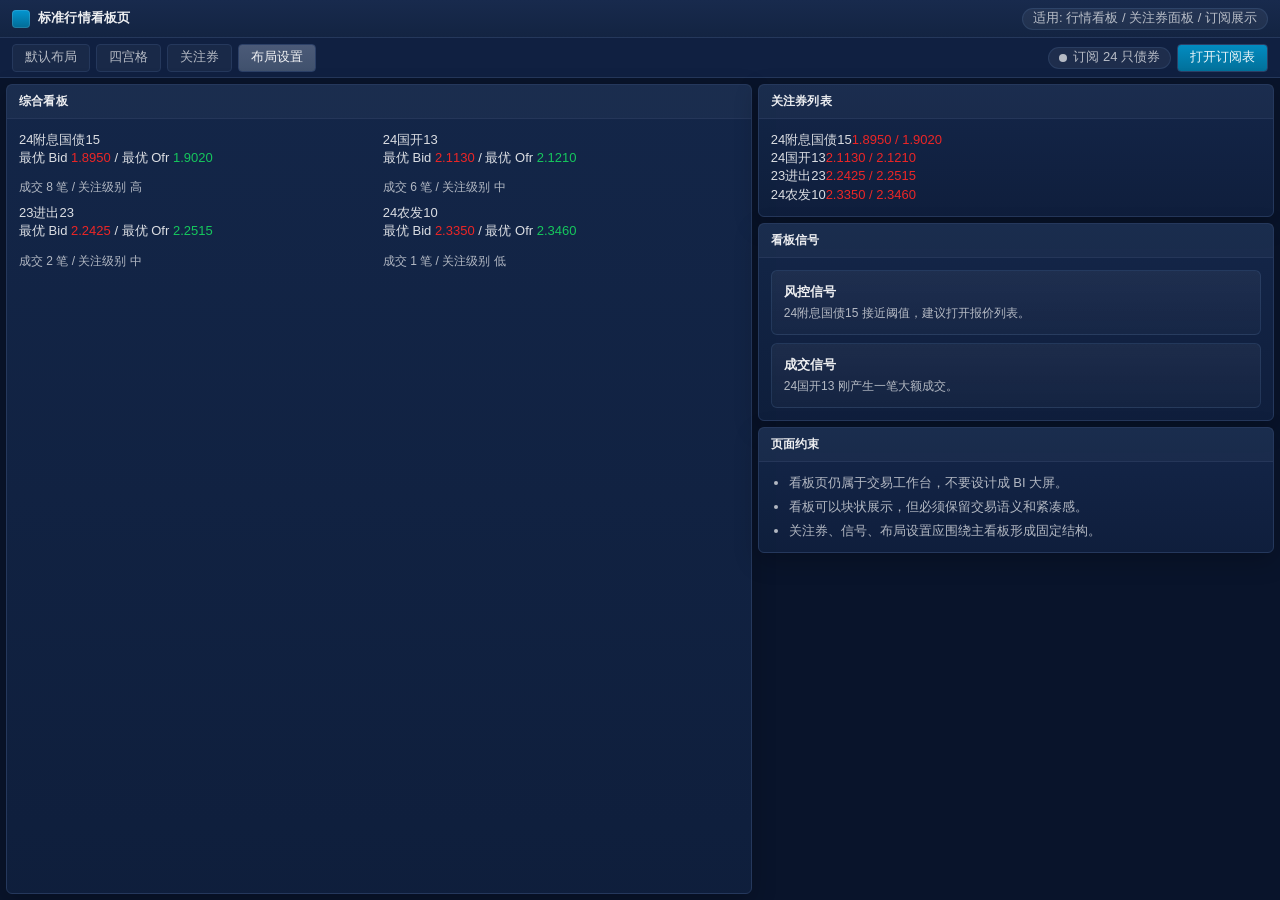
<file: .codex/skills/reference-html/page-board-standard.html>
<!DOCTYPE html>
<html lang="zh-CN">
<head>
  <meta charset="UTF-8">
  <meta name="viewport" content="width=device-width, initial-scale=1.0">
  <title>标准页 - 行情看板</title>
  <link rel="stylesheet" href="./assets/tokens.css">
  <link rel="stylesheet" href="./assets/components.css">
  <link rel="stylesheet" href="./assets/app.css">
</head>
<body>
  <div class="app-shell">
    <header class="titlebar">
      <div class="titlebar__left">
        <span class="titlebar__appmark"></span>
        <div class="titlebar__name">标准行情看板页</div>
      </div>
      <div class="titlebar__right">
        <span class="pill">适用: 行情看板 / 关注券面板 / 订阅展示</span>
      </div>
    </header>

    <div class="toolbar">
      <div class="toolbar__group">
        <button class="button button--ghost">默认布局</button>
        <button class="button button--ghost">四宫格</button>
        <button class="button button--ghost">关注券</button>
        <button class="button">布局设置</button>
      </div>
      <div class="toolbar__group">
        <span class="status-pill"><span class="status-dot"></span>订阅 24 只债券</span>
        <button class="button button--primary">打开订阅表</button>
      </div>
    </div>

    <div class="split-layout split-layout--2" style="flex:1;">
      <section class="stack">
        <div class="panel" style="flex:1;">
          <div class="panel__header">
            <div class="panel__title">综合看板</div>
          </div>
          <div class="panel__body">
            <div class="grid-2">
              <div class="dashboard-card">
                <div class="dashboard-card__title">24附息国债15</div>
                <div class="dashboard-card__text">最优 Bid <span class="text-up">1.8950</span> / 最优 Ofr <span class="text-down">1.9020</span></div>
                <div class="page-note">成交 8 笔 / 关注级别 高</div>
              </div>
              <div class="dashboard-card">
                <div class="dashboard-card__title">24国开13</div>
                <div class="dashboard-card__text">最优 Bid <span class="text-up">2.1130</span> / 最优 Ofr <span class="text-down">2.1210</span></div>
                <div class="page-note">成交 6 笔 / 关注级别 中</div>
              </div>
              <div class="dashboard-card">
                <div class="dashboard-card__title">23进出23</div>
                <div class="dashboard-card__text">最优 Bid <span class="text-up">2.2425</span> / 最优 Ofr <span class="text-down">2.2515</span></div>
                <div class="page-note">成交 2 笔 / 关注级别 中</div>
              </div>
              <div class="dashboard-card">
                <div class="dashboard-card__title">24农发10</div>
                <div class="dashboard-card__text">最优 Bid <span class="text-up">2.3350</span> / 最优 Ofr <span class="text-down">2.3460</span></div>
                <div class="page-note">成交 1 笔 / 关注级别 低</div>
              </div>
            </div>
          </div>
        </div>
      </section>

      <aside class="stack">
        <div class="panel">
          <div class="panel__header">
            <div class="panel__title">关注券列表</div>
          </div>
          <div class="panel__body list-panel">
            <div class="list-panel__item is-active"><span>24附息国债15</span><span class="text-up">1.8950 / 1.9020</span></div>
            <div class="list-panel__item"><span>24国开13</span><span class="text-up">2.1130 / 2.1210</span></div>
            <div class="list-panel__item"><span>23进出23</span><span class="text-up">2.2425 / 2.2515</span></div>
            <div class="list-panel__item"><span>24农发10</span><span class="text-up">2.3350 / 2.3460</span></div>
          </div>
        </div>

        <div class="panel">
          <div class="panel__header">
            <div class="panel__title">看板信号</div>
          </div>
          <div class="panel__body quick-actions">
            <div class="quick-card">
              <div class="quick-card__title">风控信号</div>
              <div class="quick-card__meta">24附息国债15 接近阈值，建议打开报价列表。</div>
            </div>
            <div class="quick-card">
              <div class="quick-card__title">成交信号</div>
              <div class="quick-card__meta">24国开13 刚产生一笔大额成交。</div>
            </div>
          </div>
        </div>

        <div class="panel">
          <div class="panel__header">
            <div class="panel__title">页面约束</div>
          </div>
          <div class="panel__body">
            <ul class="bullet-list">
              <li>看板页仍属于交易工作台，不要设计成 BI 大屏。</li>
              <li>看板可以块状展示，但必须保留交易语义和紧凑感。</li>
              <li>关注券、信号、布局设置应围绕主看板形成固定结构。</li>
            </ul>
          </div>
        </div>
      </aside>
    </div>
  </div>
</body>
</html>
</file>
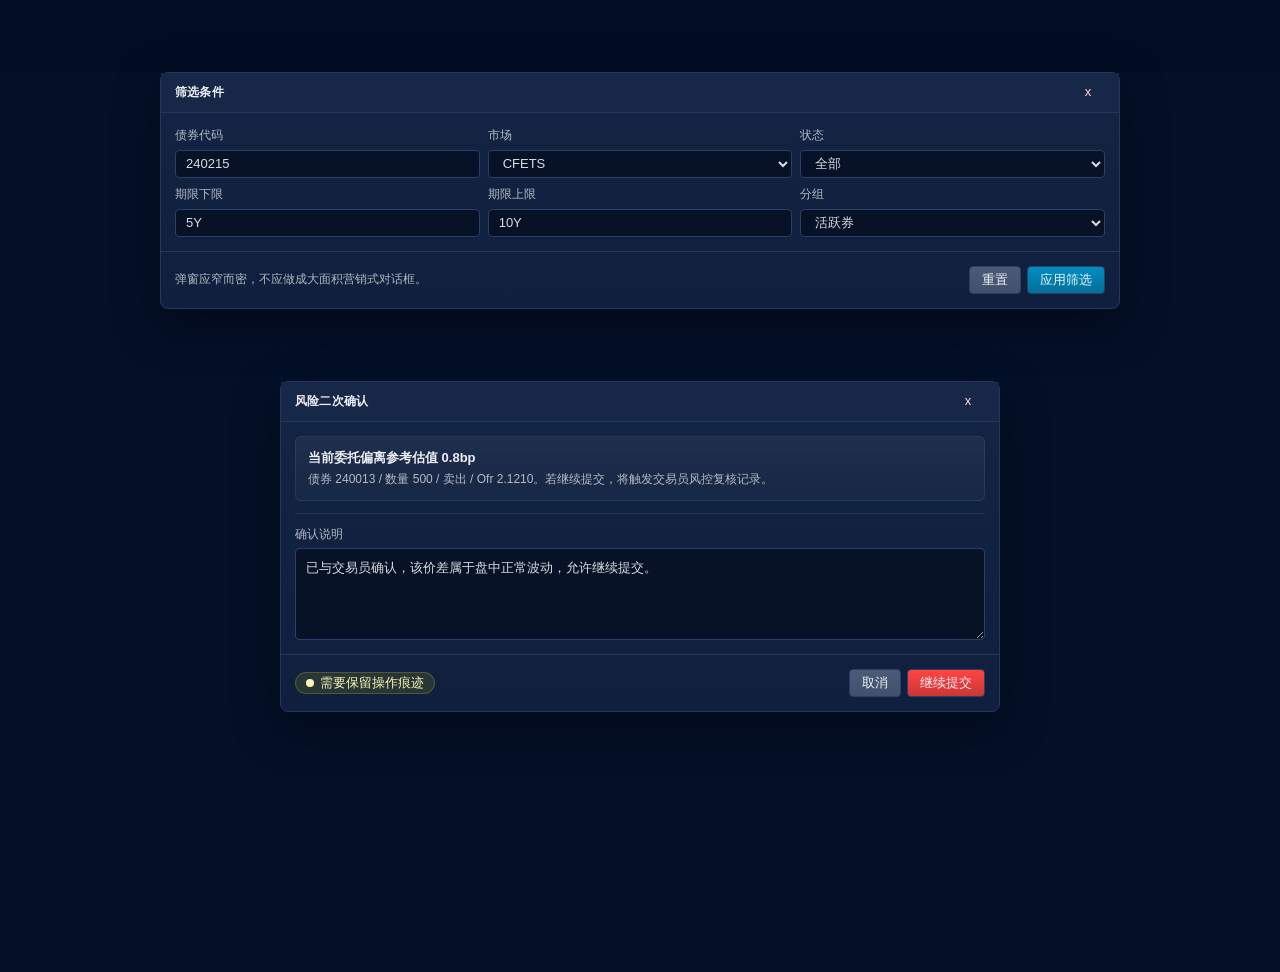
<file: .codex/skills/reference-html/page-dialog-standard.html>
<!DOCTYPE html>
<html lang="zh-CN">
<head>
  <meta charset="UTF-8">
  <meta name="viewport" content="width=device-width, initial-scale=1.0">
  <title>标准页 - 弹窗与确认</title>
  <link rel="stylesheet" href="./assets/tokens.css">
  <link rel="stylesheet" href="./assets/components.css">
  <link rel="stylesheet" href="./assets/app.css">
</head>
<body>
  <div class="modal-layer">
    <div class="modal-backdrop"></div>

    <div class="modal">
      <div class="modal__header">
        <div class="panel__title">筛选条件</div>
        <div class="window-controls"><span>x</span></div>
      </div>
      <div class="modal__body">
        <div class="three-column-form">
          <div class="field"><label class="field__label">债券代码</label><input class="input" value="240215"></div>
          <div class="field"><label class="field__label">市场</label><select class="select"><option>CFETS</option></select></div>
          <div class="field"><label class="field__label">状态</label><select class="select"><option>全部</option></select></div>
          <div class="field"><label class="field__label">期限下限</label><input class="input" value="5Y"></div>
          <div class="field"><label class="field__label">期限上限</label><input class="input" value="10Y"></div>
          <div class="field"><label class="field__label">分组</label><select class="select"><option>活跃券</option></select></div>
        </div>
      </div>
      <div class="modal__footer">
        <span class="title-hint">弹窗应窄而密，不应做成大面积营销式对话框。</span>
        <div class="footer-actions">
          <button class="button">重置</button>
          <button class="button button--primary">应用筛选</button>
        </div>
      </div>
    </div>

    <div class="modal" style="width: min(720px, calc(100vw - 120px)); margin-top: 28px;">
      <div class="modal__header">
        <div class="panel__title">风险二次确认</div>
        <div class="window-controls"><span>x</span></div>
      </div>
      <div class="modal__body">
        <div class="message-card">
          <div class="message-card__title">当前委托偏离参考估值 0.8bp</div>
          <div class="message-card__meta">债券 240013 / 数量 500 / 卖出 / Ofr 2.1210。若继续提交，将触发交易员风控复核记录。</div>
        </div>
        <div class="subtle-divider"></div>
        <div class="field">
          <label class="field__label">确认说明</label>
          <textarea class="text-area">已与交易员确认，该价差属于盘中正常波动，允许继续提交。</textarea>
        </div>
      </div>
      <div class="modal__footer">
        <span class="status-pill status-pill--warning"><span class="status-dot"></span>需要保留操作痕迹</span>
        <div class="footer-actions">
          <button class="button">取消</button>
          <button class="button button--danger">继续提交</button>
        </div>
      </div>
    </div>
  </div>
</body>
</html>
</file>
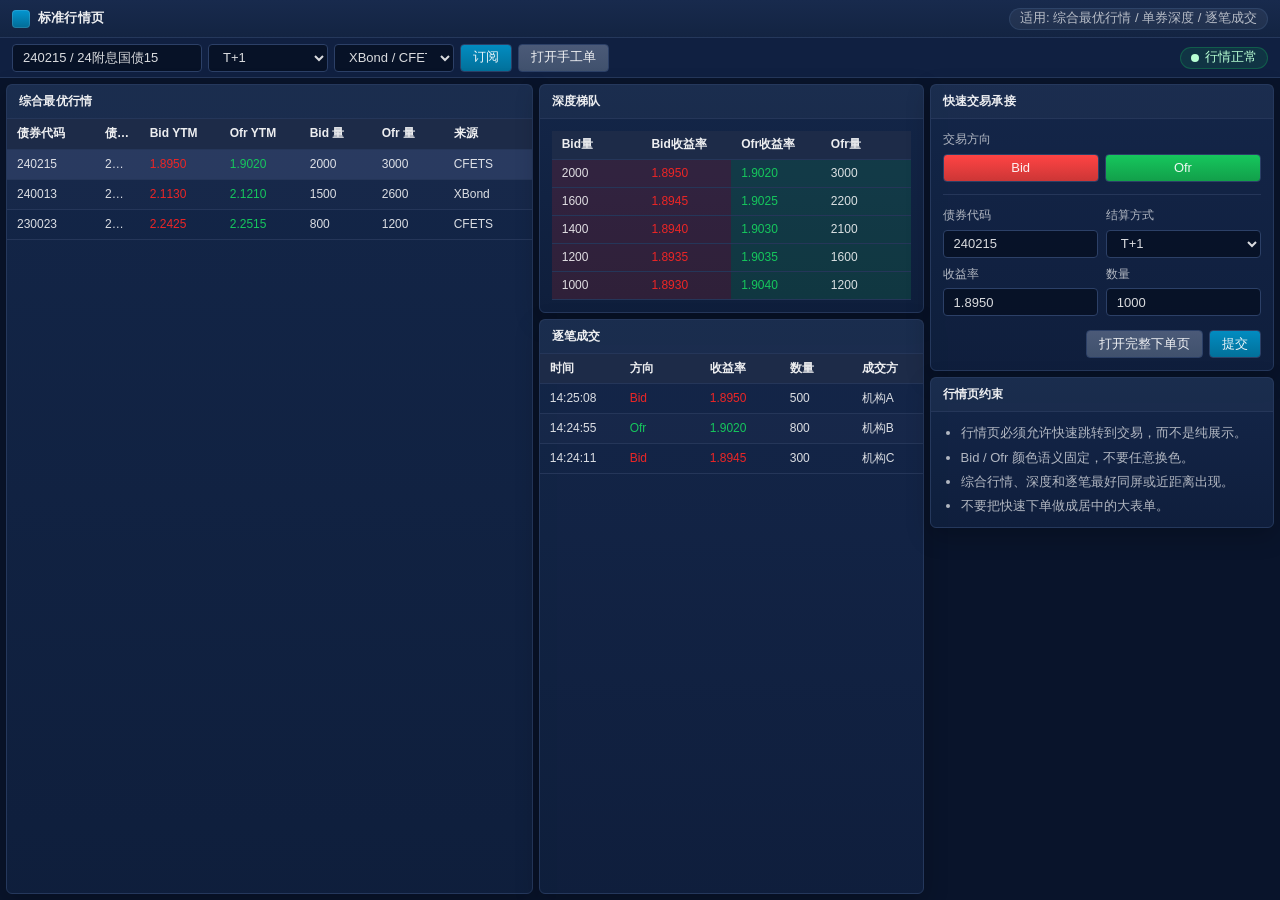
<file: .codex/skills/reference-html/page-market-standard.html>
<!DOCTYPE html>
<html lang="zh-CN">
<head>
  <meta charset="UTF-8">
  <meta name="viewport" content="width=device-width, initial-scale=1.0">
  <title>标准页 - 行情主页面</title>
  <link rel="stylesheet" href="./assets/tokens.css">
  <link rel="stylesheet" href="./assets/components.css">
  <link rel="stylesheet" href="./assets/app.css">
</head>
<body>
  <div class="app-shell">
    <header class="titlebar">
      <div class="titlebar__left">
        <span class="titlebar__appmark"></span>
        <div class="titlebar__name">标准行情页</div>
      </div>
      <div class="titlebar__right">
        <span class="pill">适用: 综合最优行情 / 单券深度 / 逐笔成交</span>
      </div>
    </header>

    <div class="toolbar">
      <div class="toolbar__group">
        <input class="input" style="width: 190px;" value="240215 / 24附息国债15">
        <select class="select" style="width: 120px;"><option>T+1</option></select>
        <select class="select" style="width: 120px;"><option>XBond / CFETS</option></select>
        <button class="button button--primary">订阅</button>
        <button class="button">打开手工单</button>
      </div>
      <div class="toolbar__group">
        <span class="status-pill status-pill--online"><span class="status-dot"></span>行情正常</span>
      </div>
    </div>

    <div class="split-layout split-layout--3" style="flex: 1;">
      <section class="stack">
        <div class="panel" style="flex: 1;">
          <div class="panel__header">
            <div class="panel__title">综合最优行情</div>
          </div>
          <div class="panel__body" style="padding: 0;">
            <table class="dense-table">
              <thead>
                <tr>
                  <th style="width: 88px;">债券代码</th>
                  <th>债券简称</th>
                  <th style="width: 80px;">Bid YTM</th>
                  <th style="width: 80px;">Ofr YTM</th>
                  <th style="width: 72px;">Bid 量</th>
                  <th style="width: 72px;">Ofr 量</th>
                  <th style="width: 88px;">来源</th>
                </tr>
              </thead>
              <tbody>
                <tr class="is-selected"><td>240215</td><td>24附息国债15</td><td class="text-up">1.8950</td><td class="text-down">1.9020</td><td>2000</td><td>3000</td><td>CFETS</td></tr>
                <tr><td>240013</td><td>24国开13</td><td class="text-up">2.1130</td><td class="text-down">2.1210</td><td>1500</td><td>2600</td><td>XBond</td></tr>
                <tr><td>230023</td><td>23进出23</td><td class="text-up">2.2425</td><td class="text-down">2.2515</td><td>800</td><td>1200</td><td>CFETS</td></tr>
              </tbody>
            </table>
          </div>
        </div>
      </section>

      <section class="stack">
        <div class="panel">
          <div class="panel__header">
            <div class="panel__title">深度梯队</div>
          </div>
          <div class="panel__body">
            <table class="price-ladder">
              <thead>
                <tr><th>Bid量</th><th>Bid收益率</th><th>Ofr收益率</th><th>Ofr量</th></tr>
              </thead>
              <tbody>
                <tr><td class="bid">2000</td><td class="bid text-up">1.8950</td><td class="ask text-down">1.9020</td><td class="ask">3000</td></tr>
                <tr><td class="bid">1600</td><td class="bid text-up">1.8945</td><td class="ask text-down">1.9025</td><td class="ask">2200</td></tr>
                <tr><td class="bid">1400</td><td class="bid text-up">1.8940</td><td class="ask text-down">1.9030</td><td class="ask">2100</td></tr>
                <tr><td class="bid">1200</td><td class="bid text-up">1.8935</td><td class="ask text-down">1.9035</td><td class="ask">1600</td></tr>
                <tr><td class="bid">1000</td><td class="bid text-up">1.8930</td><td class="ask text-down">1.9040</td><td class="ask">1200</td></tr>
              </tbody>
            </table>
          </div>
        </div>

        <div class="panel" style="flex: 1;">
          <div class="panel__header">
            <div class="panel__title">逐笔成交</div>
          </div>
          <div class="panel__body" style="padding: 0;">
            <table class="dense-table">
              <thead>
                <tr><th style="width: 80px;">时间</th><th style="width: 80px;">方向</th><th style="width: 80px;">收益率</th><th style="width: 72px;">数量</th><th>成交方</th></tr>
              </thead>
              <tbody>
                <tr><td>14:25:08</td><td class="text-up">Bid</td><td class="text-up">1.8950</td><td>500</td><td>机构A</td></tr>
                <tr><td>14:24:55</td><td class="text-down">Ofr</td><td class="text-down">1.9020</td><td>800</td><td>机构B</td></tr>
                <tr><td>14:24:11</td><td class="text-up">Bid</td><td class="text-up">1.8945</td><td>300</td><td>机构C</td></tr>
              </tbody>
            </table>
          </div>
        </div>
      </section>

      <aside class="stack">
        <div class="panel">
          <div class="panel__header">
            <div class="panel__title">快速交易承接</div>
          </div>
          <div class="panel__body">
            <div class="field">
              <label class="field__label">交易方向</label>
              <div class="toolbar__group">
                <button class="button button--danger" style="flex: 1;">Bid</button>
                <button class="button button--success" style="flex: 1;">Ofr</button>
              </div>
            </div>
            <div class="subtle-divider"></div>
            <div class="two-column-form">
              <div class="field"><label class="field__label">债券代码</label><input class="input" value="240215"></div>
              <div class="field"><label class="field__label">结算方式</label><select class="select"><option>T+1</option></select></div>
              <div class="field"><label class="field__label">收益率</label><input class="input" value="1.8950"></div>
              <div class="field"><label class="field__label">数量</label><input class="input" value="1000"></div>
            </div>
            <div class="form-actions-inline" style="margin-top: 14px;">
              <button class="button">打开完整下单页</button>
              <button class="button button--primary">提交</button>
            </div>
          </div>
        </div>

        <div class="panel">
          <div class="panel__header">
            <div class="panel__title">行情页约束</div>
          </div>
          <div class="panel__body">
            <ul class="bullet-list">
              <li>行情页必须允许快速跳转到交易，而不是纯展示。</li>
              <li>Bid / Ofr 颜色语义固定，不要任意换色。</li>
              <li>综合行情、深度和逐笔最好同屏或近距离出现。</li>
              <li>不要把快速下单做成居中的大表单。</li>
            </ul>
          </div>
        </div>
      </aside>
    </div>
  </div>
</body>
</html>
</file>
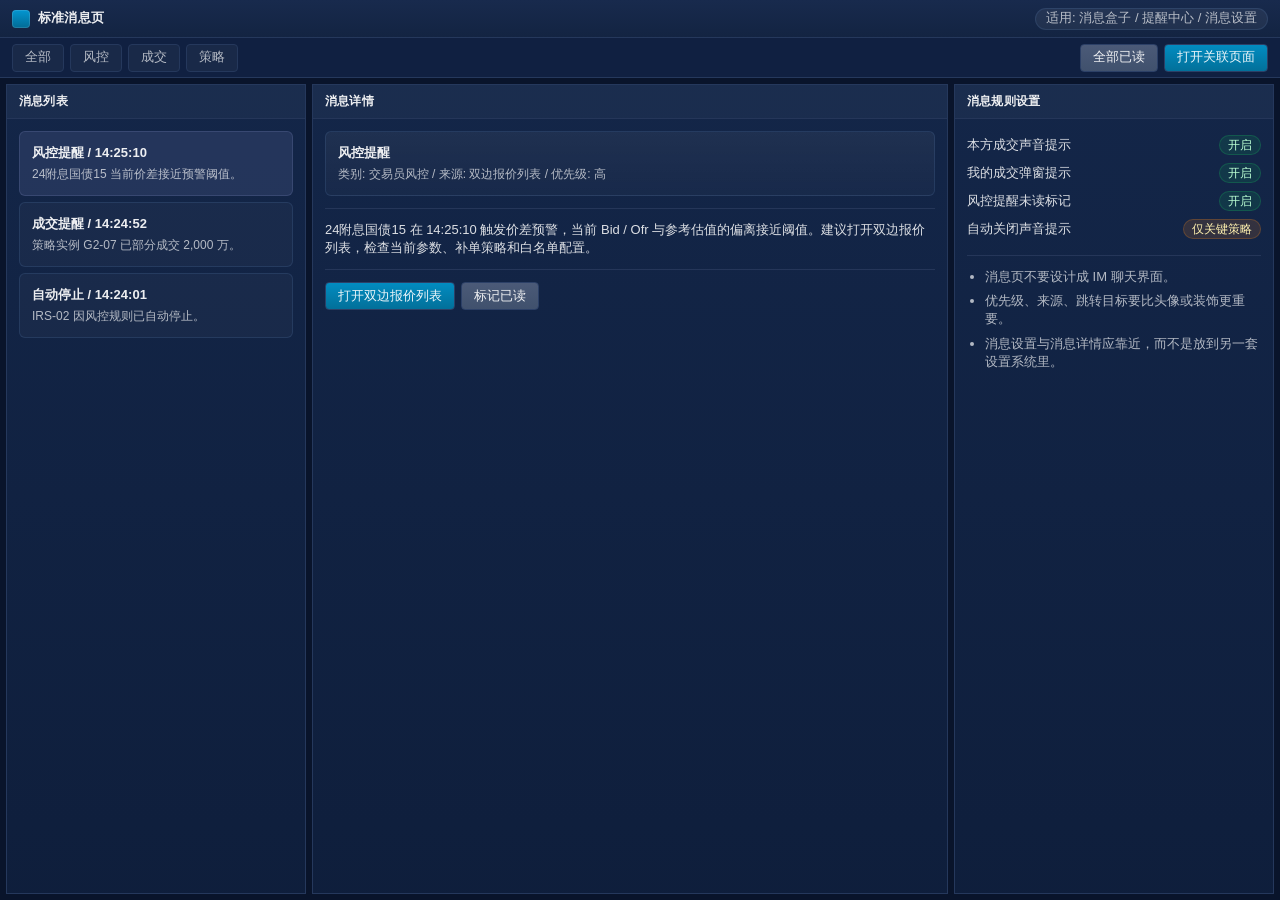
<file: .codex/skills/reference-html/page-message-standard.html>
<!DOCTYPE html>
<html lang="zh-CN">
<head>
  <meta charset="UTF-8">
  <meta name="viewport" content="width=device-width, initial-scale=1.0">
  <title>标准页 - 消息中心</title>
  <link rel="stylesheet" href="./assets/tokens.css">
  <link rel="stylesheet" href="./assets/components.css">
  <link rel="stylesheet" href="./assets/app.css">
</head>
<body>
  <div class="app-shell">
    <header class="titlebar">
      <div class="titlebar__left">
        <span class="titlebar__appmark"></span>
        <div class="titlebar__name">标准消息页</div>
      </div>
      <div class="titlebar__right">
        <span class="pill">适用: 消息盒子 / 提醒中心 / 消息设置</span>
      </div>
    </header>

    <div class="toolbar">
      <div class="toolbar__group">
        <button class="button button--ghost">全部</button>
        <button class="button button--ghost">风控</button>
        <button class="button button--ghost">成交</button>
        <button class="button button--ghost">策略</button>
      </div>
      <div class="toolbar__group">
        <button class="button">全部已读</button>
        <button class="button button--primary">打开关联页面</button>
      </div>
    </div>

    <div class="inbox-layout">
      <section class="panel panel--flush scroll-region">
        <div class="panel__header"><div class="panel__title">消息列表</div></div>
        <div class="panel__body inbox-list">
          <div class="message-item is-active">
            <div class="message-card__title">风控提醒 / 14:25:10</div>
            <div class="message-card__meta">24附息国债15 当前价差接近预警阈值。</div>
          </div>
          <div class="message-item">
            <div class="message-card__title">成交提醒 / 14:24:52</div>
            <div class="message-card__meta">策略实例 G2-07 已部分成交 2,000 万。</div>
          </div>
          <div class="message-item">
            <div class="message-card__title">自动停止 / 14:24:01</div>
            <div class="message-card__meta">IRS-02 因风控规则已自动停止。</div>
          </div>
        </div>
      </section>

      <section class="panel panel--flush scroll-region">
        <div class="panel__header"><div class="panel__title">消息详情</div></div>
        <div class="panel__body">
          <div class="message-card">
            <div class="message-card__title">风控提醒</div>
            <div class="message-card__meta">类别: 交易员风控 / 来源: 双边报价列表 / 优先级: 高</div>
          </div>
          <div class="subtle-divider"></div>
          <p style="margin: 0; color: var(--text-default);">24附息国债15 在 14:25:10 触发价差预警，当前 Bid / Ofr 与参考估值的偏离接近阈值。建议打开双边报价列表，检查当前参数、补单策略和白名单配置。</p>
          <div class="subtle-divider"></div>
          <div class="toolbar__group">
            <button class="button button--primary">打开双边报价列表</button>
            <button class="button">标记已读</button>
          </div>
        </div>
      </section>

      <aside class="panel panel--flush scroll-region">
        <div class="panel__header"><div class="panel__title">消息规则设置</div></div>
        <div class="panel__body">
          <div class="list-row"><span>本方成交声音提示</span><span class="tag tag--running">开启</span></div>
          <div class="list-row"><span>我的成交弹窗提示</span><span class="tag tag--running">开启</span></div>
          <div class="list-row"><span>风控提醒未读标记</span><span class="tag tag--running">开启</span></div>
          <div class="list-row"><span>自动关闭声音提示</span><span class="tag tag--warn">仅关键策略</span></div>
          <div class="subtle-divider"></div>
          <ul class="bullet-list">
            <li>消息页不要设计成 IM 聊天界面。</li>
            <li>优先级、来源、跳转目标要比头像或装饰更重要。</li>
            <li>消息设置与消息详情应靠近，而不是放到另一套设置系统里。</li>
          </ul>
        </div>
      </aside>
    </div>
  </div>
</body>
</html>
</file>
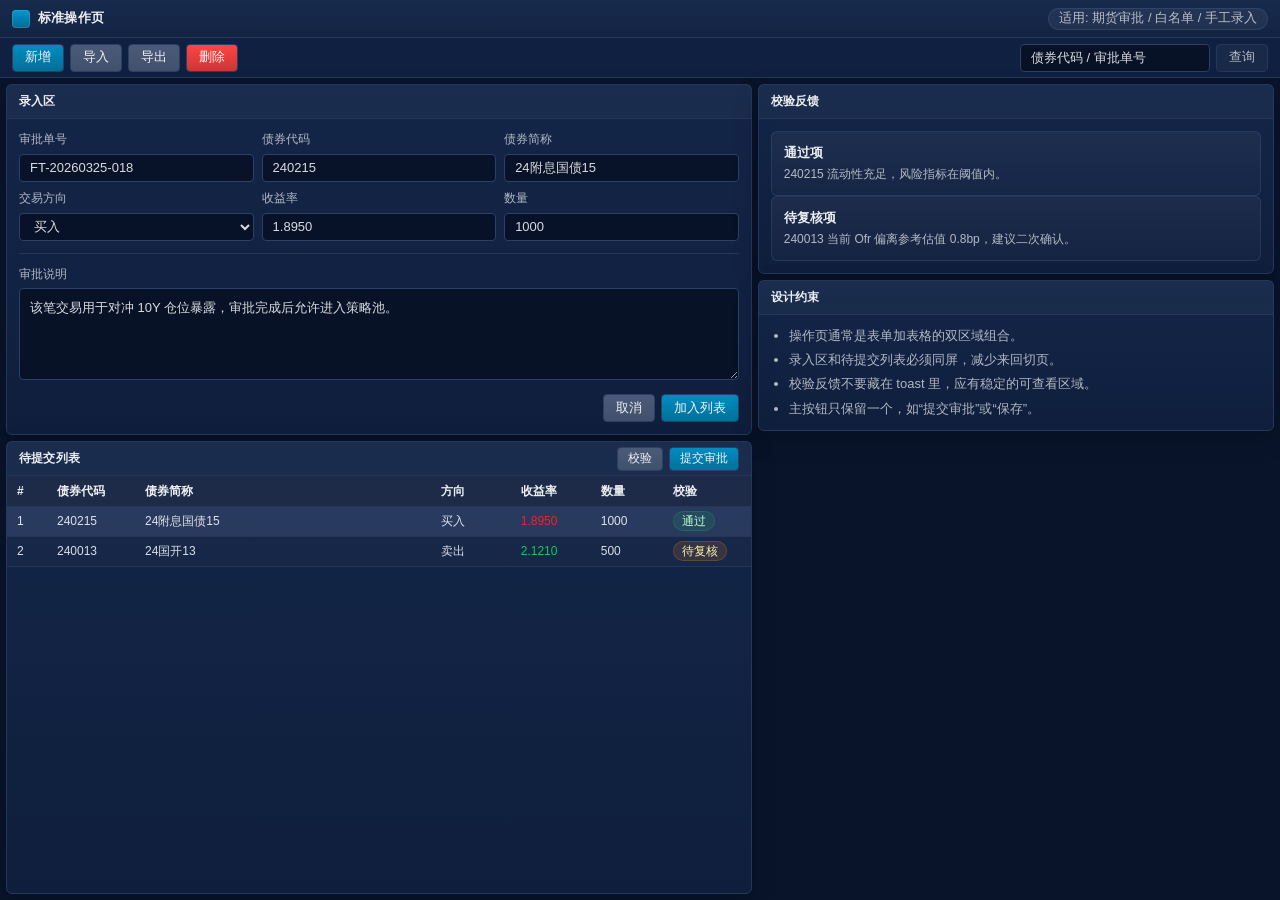
<file: .codex/skills/reference-html/page-operation-standard.html>
<!DOCTYPE html>
<html lang="zh-CN">
<head>
  <meta charset="UTF-8">
  <meta name="viewport" content="width=device-width, initial-scale=1.0">
  <title>标准页 - 操作与审批页</title>
  <link rel="stylesheet" href="./assets/tokens.css">
  <link rel="stylesheet" href="./assets/components.css">
  <link rel="stylesheet" href="./assets/app.css">
</head>
<body>
  <div class="app-shell">
    <header class="titlebar">
      <div class="titlebar__left">
        <span class="titlebar__appmark"></span>
        <div class="titlebar__name">标准操作页</div>
      </div>
      <div class="titlebar__right">
        <span class="pill">适用: 期货审批 / 白名单 / 手工录入</span>
      </div>
    </header>

    <div class="toolbar">
      <div class="toolbar__group">
        <button class="button button--primary">新增</button>
        <button class="button">导入</button>
        <button class="button">导出</button>
        <button class="button button--danger">删除</button>
      </div>
      <div class="toolbar__group">
        <input class="input" style="width: 190px;" value="债券代码 / 审批单号">
        <button class="button button--ghost">查询</button>
      </div>
    </div>

    <div class="split-layout split-layout--2" style="flex: 1;">
      <section class="stack">
        <div class="panel">
          <div class="panel__header">
            <div class="panel__title">录入区</div>
          </div>
          <div class="panel__body">
            <div class="three-column-form">
              <div class="field"><label class="field__label">审批单号</label><input class="input" value="FT-20260325-018"></div>
              <div class="field"><label class="field__label">债券代码</label><input class="input" value="240215"></div>
              <div class="field"><label class="field__label">债券简称</label><input class="input" value="24附息国债15"></div>
              <div class="field"><label class="field__label">交易方向</label><select class="select"><option>买入</option></select></div>
              <div class="field"><label class="field__label">收益率</label><input class="input" value="1.8950"></div>
              <div class="field"><label class="field__label">数量</label><input class="input" value="1000"></div>
            </div>
            <div class="subtle-divider"></div>
            <div class="field">
              <label class="field__label">审批说明</label>
              <textarea class="text-area">该笔交易用于对冲 10Y 仓位暴露，审批完成后允许进入策略池。</textarea>
            </div>
            <div class="form-actions-inline" style="margin-top: 14px;">
              <button class="button">取消</button>
              <button class="button button--primary">加入列表</button>
            </div>
          </div>
        </div>

        <div class="panel" style="flex: 1;">
          <div class="panel__header">
            <div class="panel__title">待提交列表</div>
            <div class="toolbar__group">
              <button class="button button--sm">校验</button>
              <button class="button button--sm button--primary">提交审批</button>
            </div>
          </div>
          <div class="panel__body" style="padding: 0;">
            <table class="dense-table">
              <thead>
                <tr>
                  <th style="width: 40px;">#</th>
                  <th style="width: 88px;">债券代码</th>
                  <th>债券简称</th>
                  <th style="width: 80px;">方向</th>
                  <th style="width: 80px;">收益率</th>
                  <th style="width: 72px;">数量</th>
                  <th style="width: 88px;">校验</th>
                </tr>
              </thead>
              <tbody>
                <tr class="is-selected"><td>1</td><td>240215</td><td>24附息国债15</td><td>买入</td><td class="text-up">1.8950</td><td>1000</td><td><span class="tag tag--running">通过</span></td></tr>
                <tr><td>2</td><td>240013</td><td>24国开13</td><td>卖出</td><td class="text-down">2.1210</td><td>500</td><td><span class="tag tag--warn">待复核</span></td></tr>
              </tbody>
            </table>
          </div>
        </div>
      </section>

      <aside class="stack">
        <div class="panel">
          <div class="panel__header">
            <div class="panel__title">校验反馈</div>
          </div>
          <div class="panel__body">
            <div class="message-card">
              <div class="message-card__title">通过项</div>
              <div class="message-card__meta">240215 流动性充足，风险指标在阈值内。</div>
            </div>
            <div class="message-card">
              <div class="message-card__title">待复核项</div>
              <div class="message-card__meta">240013 当前 Ofr 偏离参考估值 0.8bp，建议二次确认。</div>
            </div>
          </div>
        </div>

        <div class="panel">
          <div class="panel__header">
            <div class="panel__title">设计约束</div>
          </div>
          <div class="panel__body">
            <ul class="bullet-list">
              <li>操作页通常是表单加表格的双区域组合。</li>
              <li>录入区和待提交列表必须同屏，减少来回切页。</li>
              <li>校验反馈不要藏在 toast 里，应有稳定的可查看区域。</li>
              <li>主按钮只保留一个，如“提交审批”或“保存”。</li>
            </ul>
          </div>
        </div>
      </aside>
    </div>
  </div>
</body>
</html>
</file>
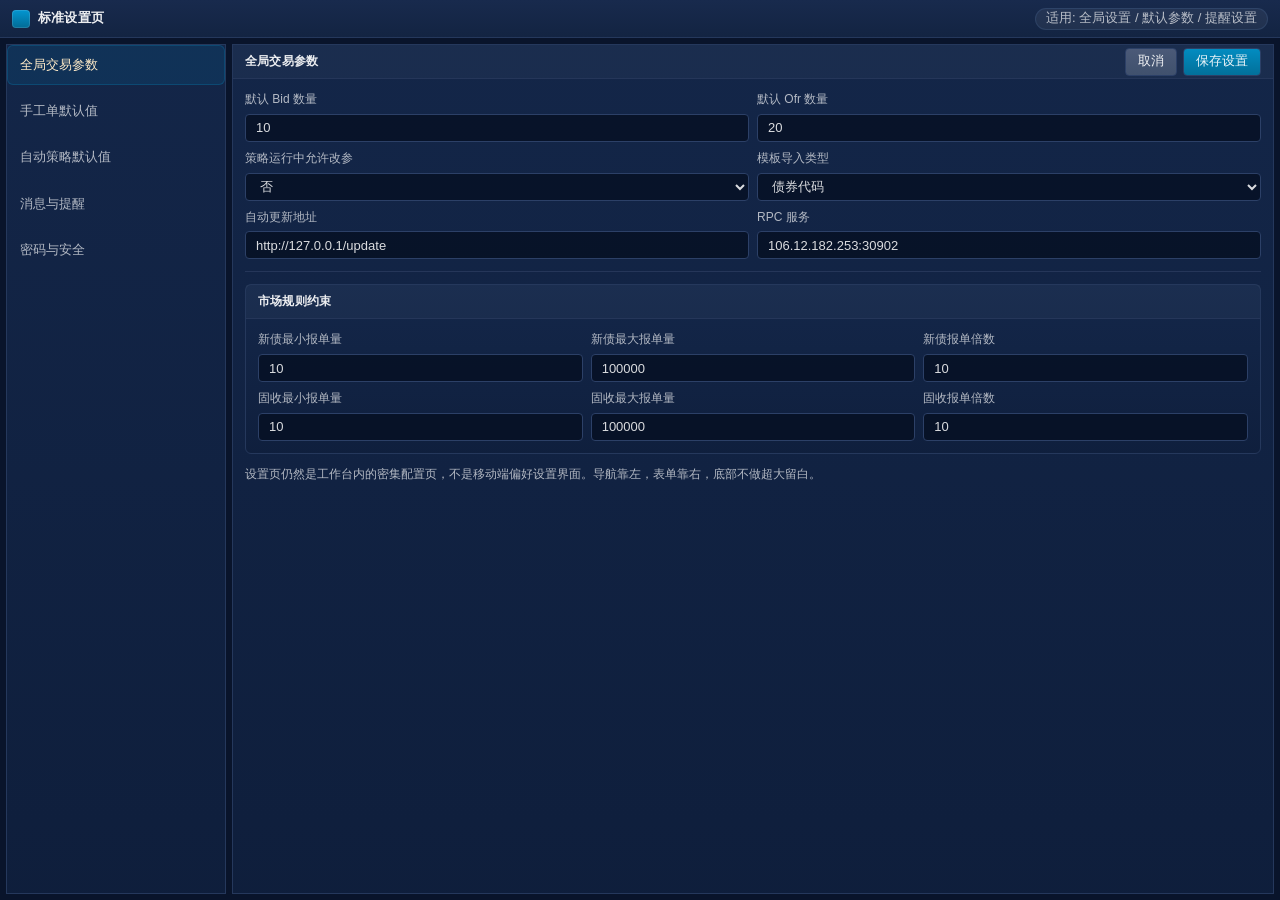
<file: .codex/skills/reference-html/page-settings-standard.html>
<!DOCTYPE html>
<html lang="zh-CN">
<head>
  <meta charset="UTF-8">
  <meta name="viewport" content="width=device-width, initial-scale=1.0">
  <title>标准页 - 设置页面</title>
  <link rel="stylesheet" href="./assets/tokens.css">
  <link rel="stylesheet" href="./assets/components.css">
  <link rel="stylesheet" href="./assets/app.css">
</head>
<body>
  <div class="app-shell">
    <header class="titlebar">
      <div class="titlebar__left">
        <span class="titlebar__appmark"></span>
        <div class="titlebar__name">标准设置页</div>
      </div>
      <div class="titlebar__right">
        <span class="pill">适用: 全局设置 / 默认参数 / 提醒设置</span>
      </div>
    </header>

    <div class="settings-shell">
      <aside class="panel panel--flush settings-nav">
        <div class="settings-nav__item is-active">全局交易参数</div>
        <div class="settings-nav__item">手工单默认值</div>
        <div class="settings-nav__item">自动策略默认值</div>
        <div class="settings-nav__item">消息与提醒</div>
        <div class="settings-nav__item">密码与安全</div>
      </aside>

      <main class="panel panel--flush scroll-region">
        <div class="panel__header">
          <div class="panel__title">全局交易参数</div>
          <div class="toolbar__group">
            <button class="button">取消</button>
            <button class="button button--primary">保存设置</button>
          </div>
        </div>
        <div class="panel__body">
          <div class="two-column-form">
            <div class="field"><label class="field__label">默认 Bid 数量</label><input class="input" value="10"></div>
            <div class="field"><label class="field__label">默认 Ofr 数量</label><input class="input" value="20"></div>
            <div class="field"><label class="field__label">策略运行中允许改参</label><select class="select"><option>否</option></select></div>
            <div class="field"><label class="field__label">模板导入类型</label><select class="select"><option>债券代码</option></select></div>
            <div class="field"><label class="field__label">自动更新地址</label><input class="input" value="http://127.0.0.1/update"></div>
            <div class="field"><label class="field__label">RPC 服务</label><input class="input" value="106.12.182.253:30902"></div>
          </div>

          <div class="subtle-divider"></div>

          <div class="panel" style="box-shadow: none;">
            <div class="panel__header"><div class="panel__title">市场规则约束</div></div>
            <div class="panel__body">
              <div class="three-column-form">
                <div class="field"><label class="field__label">新债最小报单量</label><input class="input" value="10"></div>
                <div class="field"><label class="field__label">新债最大报单量</label><input class="input" value="100000"></div>
                <div class="field"><label class="field__label">新债报单倍数</label><input class="input" value="10"></div>
                <div class="field"><label class="field__label">固收最小报单量</label><input class="input" value="10"></div>
                <div class="field"><label class="field__label">固收最大报单量</label><input class="input" value="100000"></div>
                <div class="field"><label class="field__label">固收报单倍数</label><input class="input" value="10"></div>
              </div>
            </div>
          </div>

          <div class="page-note">设置页仍然是工作台内的密集配置页，不是移动端偏好设置界面。导航靠左，表单靠右，底部不做超大留白。</div>
        </div>
      </main>
    </div>
  </div>
</body>
</html>
</file>
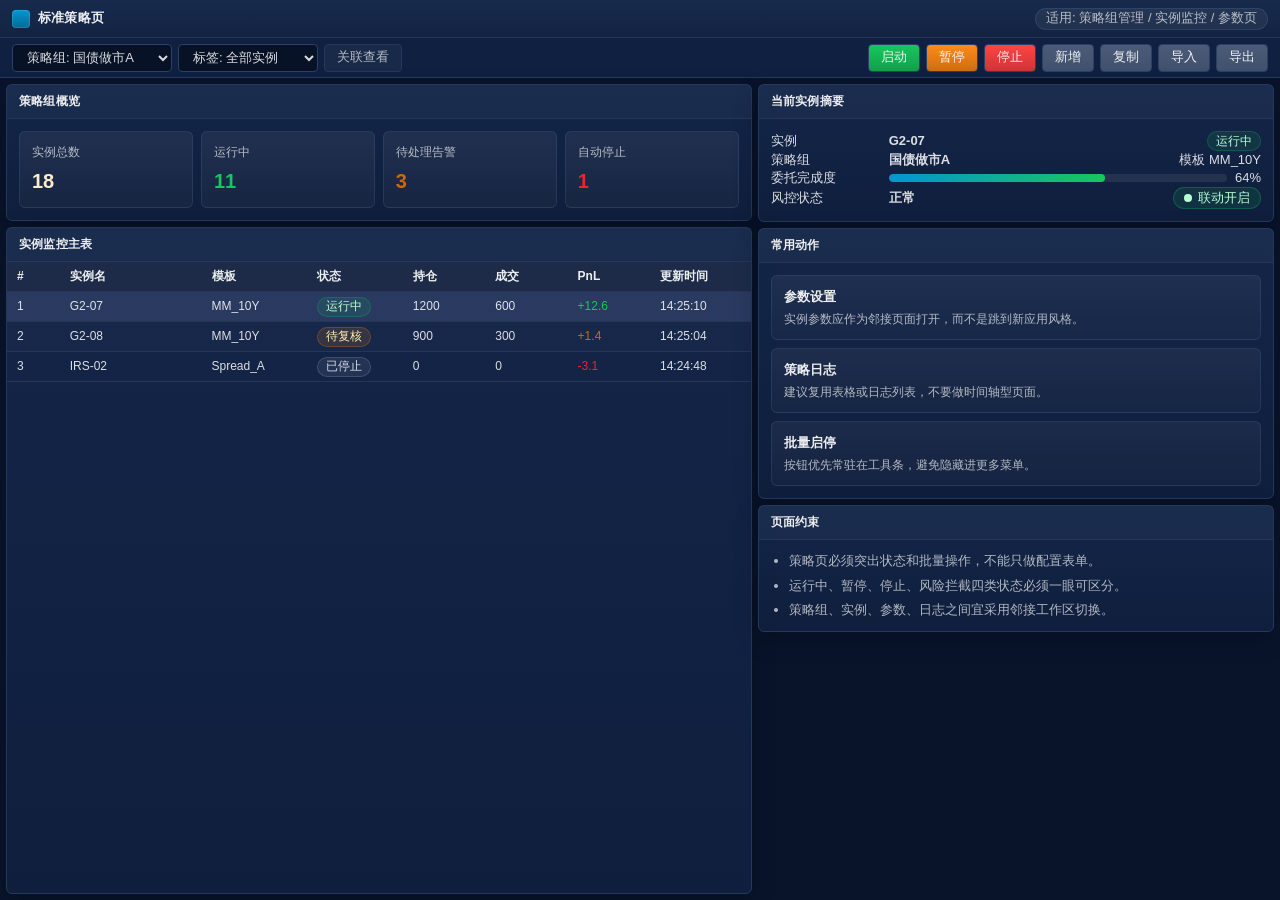
<file: .codex/skills/reference-html/page-strategy-standard.html>
<!DOCTYPE html>
<html lang="zh-CN">
<head>
  <meta charset="UTF-8">
  <meta name="viewport" content="width=device-width, initial-scale=1.0">
  <title>标准页 - 策略监控页</title>
  <link rel="stylesheet" href="./assets/tokens.css">
  <link rel="stylesheet" href="./assets/components.css">
  <link rel="stylesheet" href="./assets/app.css">
</head>
<body>
  <div class="app-shell">
    <header class="titlebar">
      <div class="titlebar__left">
        <span class="titlebar__appmark"></span>
        <div class="titlebar__name">标准策略页</div>
      </div>
      <div class="titlebar__right">
        <span class="pill">适用: 策略组管理 / 实例监控 / 参数页</span>
      </div>
    </header>

    <div class="toolbar">
      <div class="toolbar__group">
        <select class="select" style="width: 160px;"><option>策略组: 国债做市A</option></select>
        <select class="select" style="width: 140px;"><option>标签: 全部实例</option></select>
        <button class="button button--ghost">关联查看</button>
      </div>
      <div class="toolbar__group">
        <button class="button button--success">启动</button>
        <button class="button button--warn">暂停</button>
        <button class="button button--danger">停止</button>
        <button class="button">新增</button>
        <button class="button">复制</button>
        <button class="button">导入</button>
        <button class="button">导出</button>
      </div>
    </div>

    <div class="split-layout split-layout--2" style="flex: 1;">
      <section class="stack">
        <div class="panel">
          <div class="panel__header">
            <div class="panel__title">策略组概览</div>
          </div>
          <div class="panel__body">
            <div class="stats-grid">
              <div class="stat-card">
                <div class="stat-card__label">实例总数</div>
                <div class="stat-card__value">18</div>
              </div>
              <div class="stat-card">
                <div class="stat-card__label">运行中</div>
                <div class="stat-card__value text-down">11</div>
              </div>
              <div class="stat-card">
                <div class="stat-card__label">待处理告警</div>
                <div class="stat-card__value text-neutral">3</div>
              </div>
              <div class="stat-card">
                <div class="stat-card__label">自动停止</div>
                <div class="stat-card__value text-up">1</div>
              </div>
            </div>
          </div>
        </div>

        <div class="panel" style="flex: 1;">
          <div class="panel__header">
            <div class="panel__title">实例监控主表</div>
          </div>
          <div class="panel__body" style="padding: 0;">
            <table class="dense-table">
              <thead>
                <tr>
                  <th style="width: 46px;">#</th>
                  <th style="width: 124px;">实例名</th>
                  <th style="width: 92px;">模板</th>
                  <th style="width: 84px;">状态</th>
                  <th style="width: 72px;">持仓</th>
                  <th style="width: 72px;">成交</th>
                  <th style="width: 72px;">PnL</th>
                  <th style="width: 88px;">更新时间</th>
                </tr>
              </thead>
              <tbody>
                <tr class="is-selected"><td>1</td><td>G2-07</td><td>MM_10Y</td><td><span class="tag tag--running">运行中</span></td><td>1200</td><td>600</td><td class="text-down">+12.6</td><td>14:25:10</td></tr>
                <tr><td>2</td><td>G2-08</td><td>MM_10Y</td><td><span class="tag tag--warn">待复核</span></td><td>900</td><td>300</td><td class="text-neutral">+1.4</td><td>14:25:04</td></tr>
                <tr><td>3</td><td>IRS-02</td><td>Spread_A</td><td><span class="tag tag--stopped">已停止</span></td><td>0</td><td>0</td><td class="text-up">-3.1</td><td>14:24:48</td></tr>
              </tbody>
            </table>
          </div>
        </div>
      </section>

      <aside class="stack">
        <div class="panel">
          <div class="panel__header">
            <div class="panel__title">当前实例摘要</div>
          </div>
          <div class="panel__body">
            <div class="metric-row"><span>实例</span><strong>G2-07</strong><span class="tag tag--running">运行中</span></div>
            <div class="metric-row"><span>策略组</span><strong>国债做市A</strong><span>模板 MM_10Y</span></div>
            <div class="metric-row"><span>委托完成度</span><div class="bar"><span style="width: 64%;"></span></div><span>64%</span></div>
            <div class="metric-row"><span>风控状态</span><strong>正常</strong><span class="status-pill status-pill--online"><span class="status-dot"></span>联动开启</span></div>
          </div>
        </div>

        <div class="panel">
          <div class="panel__header">
            <div class="panel__title">常用动作</div>
          </div>
          <div class="panel__body quick-actions">
            <div class="quick-card">
              <div class="quick-card__title">参数设置</div>
              <div class="quick-card__meta">实例参数应作为邻接页面打开，而不是跳到新应用风格。</div>
            </div>
            <div class="quick-card">
              <div class="quick-card__title">策略日志</div>
              <div class="quick-card__meta">建议复用表格或日志列表，不要做时间轴型页面。</div>
            </div>
            <div class="quick-card">
              <div class="quick-card__title">批量启停</div>
              <div class="quick-card__meta">按钮优先常驻在工具条，避免隐藏进更多菜单。</div>
            </div>
          </div>
        </div>

        <div class="panel">
          <div class="panel__header">
            <div class="panel__title">页面约束</div>
          </div>
          <div class="panel__body">
            <ul class="bullet-list">
              <li>策略页必须突出状态和批量操作，不能只做配置表单。</li>
              <li>运行中、暂停、停止、风险拦截四类状态必须一眼可区分。</li>
              <li>策略组、实例、参数、日志之间宜采用邻接工作区切换。</li>
            </ul>
          </div>
        </div>
      </aside>
    </div>
  </div>
</body>
</html>
</file>
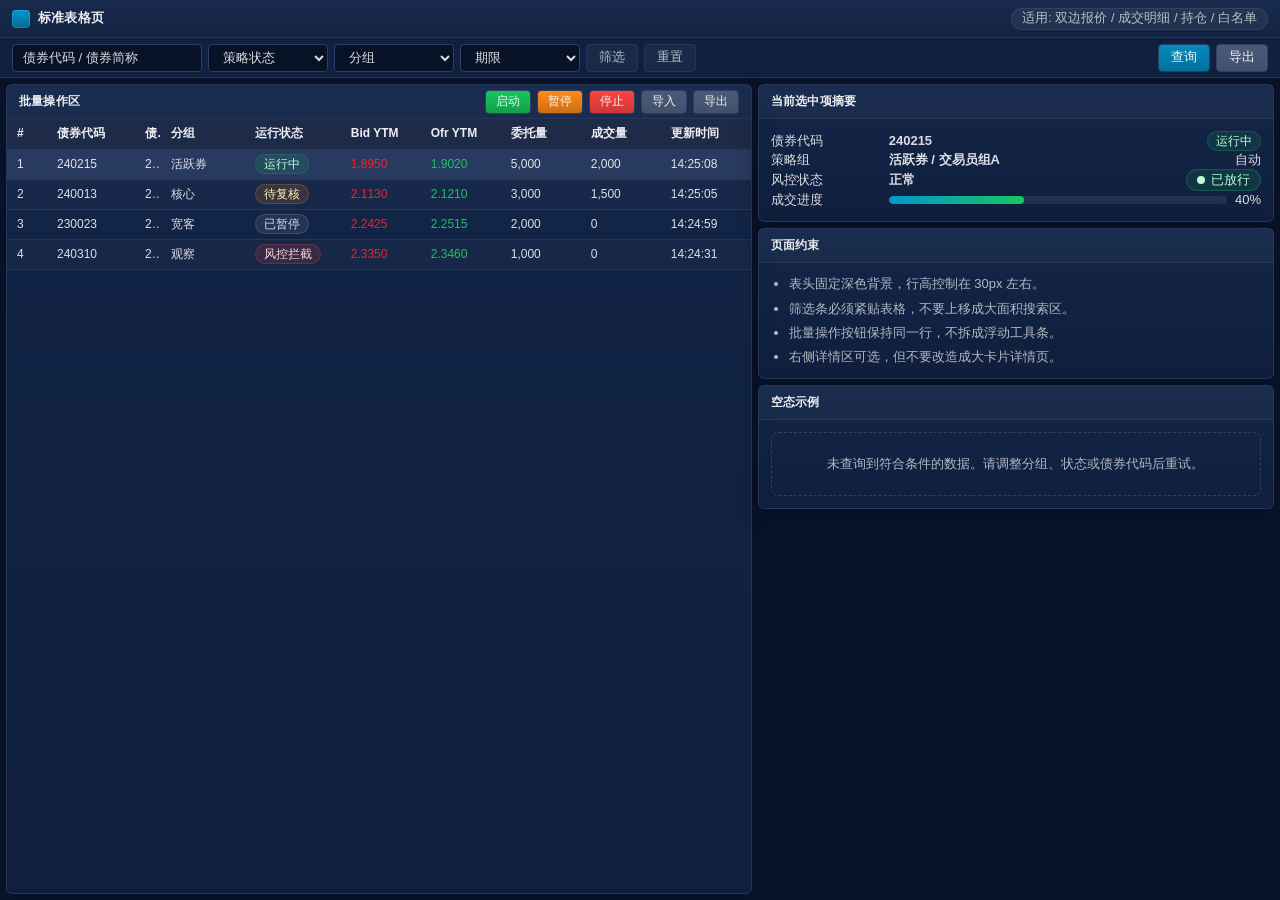
<file: .codex/skills/reference-html/page-table-standard.html>
<!DOCTYPE html>
<html lang="zh-CN">
<head>
  <meta charset="UTF-8">
  <meta name="viewport" content="width=device-width, initial-scale=1.0">
  <title>标准页 - 表格主页面</title>
  <link rel="stylesheet" href="./assets/tokens.css">
  <link rel="stylesheet" href="./assets/components.css">
  <link rel="stylesheet" href="./assets/app.css">
</head>
<body>
  <div class="app-shell">
    <header class="titlebar">
      <div class="titlebar__left">
        <span class="titlebar__appmark"></span>
        <div class="titlebar__name">标准表格页</div>
      </div>
      <div class="titlebar__right">
        <span class="pill">适用: 双边报价 / 成交明细 / 持仓 / 白名单</span>
      </div>
    </header>

    <div class="toolbar">
      <div class="toolbar__group">
        <input class="input" style="width: 190px;" value="债券代码 / 债券简称">
        <select class="select" style="width: 120px;"><option>策略状态</option></select>
        <select class="select" style="width: 120px;"><option>分组</option></select>
        <select class="select" style="width: 120px;"><option>期限</option></select>
        <button class="button button--ghost">筛选</button>
        <button class="button button--ghost">重置</button>
      </div>
      <div class="toolbar__group">
        <button class="button button--primary">查询</button>
        <button class="button">导出</button>
      </div>
    </div>

    <div class="split-layout split-layout--2" style="flex: 1;">
      <section class="stack">
        <div class="panel" style="flex: 1;">
          <div class="panel__header">
            <div class="panel__title">批量操作区</div>
            <div class="toolbar__group">
              <button class="button button--success button--sm">启动</button>
              <button class="button button--warn button--sm">暂停</button>
              <button class="button button--danger button--sm">停止</button>
              <button class="button button--sm">导入</button>
              <button class="button button--sm">导出</button>
            </div>
          </div>
          <div class="panel__body" style="padding: 0;">
            <table class="dense-table">
              <thead>
                <tr>
                  <th style="width: 40px;">#</th>
                  <th style="width: 88px;">债券代码</th>
                  <th>债券简称</th>
                  <th style="width: 84px;">分组</th>
                  <th style="width: 96px;">运行状态</th>
                  <th style="width: 80px;">Bid YTM</th>
                  <th style="width: 80px;">Ofr YTM</th>
                  <th style="width: 80px;">委托量</th>
                  <th style="width: 80px;">成交量</th>
                  <th style="width: 90px;">更新时间</th>
                </tr>
              </thead>
              <tbody>
                <tr class="is-selected">
                  <td>1</td>
                  <td>240215</td>
                  <td>24附息国债15</td>
                  <td>活跃券</td>
                  <td><span class="tag tag--running">运行中</span></td>
                  <td class="text-up">1.8950</td>
                  <td class="text-down">1.9020</td>
                  <td>5,000</td>
                  <td>2,000</td>
                  <td>14:25:08</td>
                </tr>
                <tr>
                  <td>2</td>
                  <td>240013</td>
                  <td>24国开13</td>
                  <td>核心</td>
                  <td><span class="tag tag--warn">待复核</span></td>
                  <td class="text-up">2.1130</td>
                  <td class="text-down">2.1210</td>
                  <td>3,000</td>
                  <td>1,500</td>
                  <td>14:25:05</td>
                </tr>
                <tr>
                  <td>3</td>
                  <td>230023</td>
                  <td>23进出23</td>
                  <td>宽客</td>
                  <td><span class="tag tag--stopped">已暂停</span></td>
                  <td class="text-up">2.2425</td>
                  <td class="text-down">2.2515</td>
                  <td>2,000</td>
                  <td>0</td>
                  <td>14:24:59</td>
                </tr>
                <tr>
                  <td>4</td>
                  <td>240310</td>
                  <td>24农发10</td>
                  <td>观察</td>
                  <td><span class="tag tag--risk">风控拦截</span></td>
                  <td class="text-up">2.3350</td>
                  <td class="text-down">2.3460</td>
                  <td>1,000</td>
                  <td>0</td>
                  <td>14:24:31</td>
                </tr>
              </tbody>
            </table>
          </div>
        </div>
      </section>

      <aside class="stack">
        <div class="panel">
          <div class="panel__header">
            <div class="panel__title">当前选中项摘要</div>
          </div>
          <div class="panel__body">
            <div class="metric-row"><span>债券代码</span><strong>240215</strong><span class="tag tag--running">运行中</span></div>
            <div class="metric-row"><span>策略组</span><strong>活跃券 / 交易员组A</strong><span>自动</span></div>
            <div class="metric-row"><span>风控状态</span><strong>正常</strong><span class="status-pill status-pill--online"><span class="status-dot"></span>已放行</span></div>
            <div class="metric-row"><span>成交进度</span><div class="bar"><span style="width: 40%;"></span></div><span>40%</span></div>
          </div>
        </div>

        <div class="panel">
          <div class="panel__header">
            <div class="panel__title">页面约束</div>
          </div>
          <div class="panel__body">
            <ul class="bullet-list">
              <li>表头固定深色背景，行高控制在 30px 左右。</li>
              <li>筛选条必须紧贴表格，不要上移成大面积搜索区。</li>
              <li>批量操作按钮保持同一行，不拆成浮动工具条。</li>
              <li>右侧详情区可选，但不要改造成大卡片详情页。</li>
            </ul>
          </div>
        </div>

        <div class="panel">
          <div class="panel__header">
            <div class="panel__title">空态示例</div>
          </div>
          <div class="panel__body">
            <div class="empty-state">未查询到符合条件的数据。请调整分组、状态或债券代码后重试。</div>
          </div>
        </div>
      </aside>
    </div>
  </div>
</body>
</html>
</file>
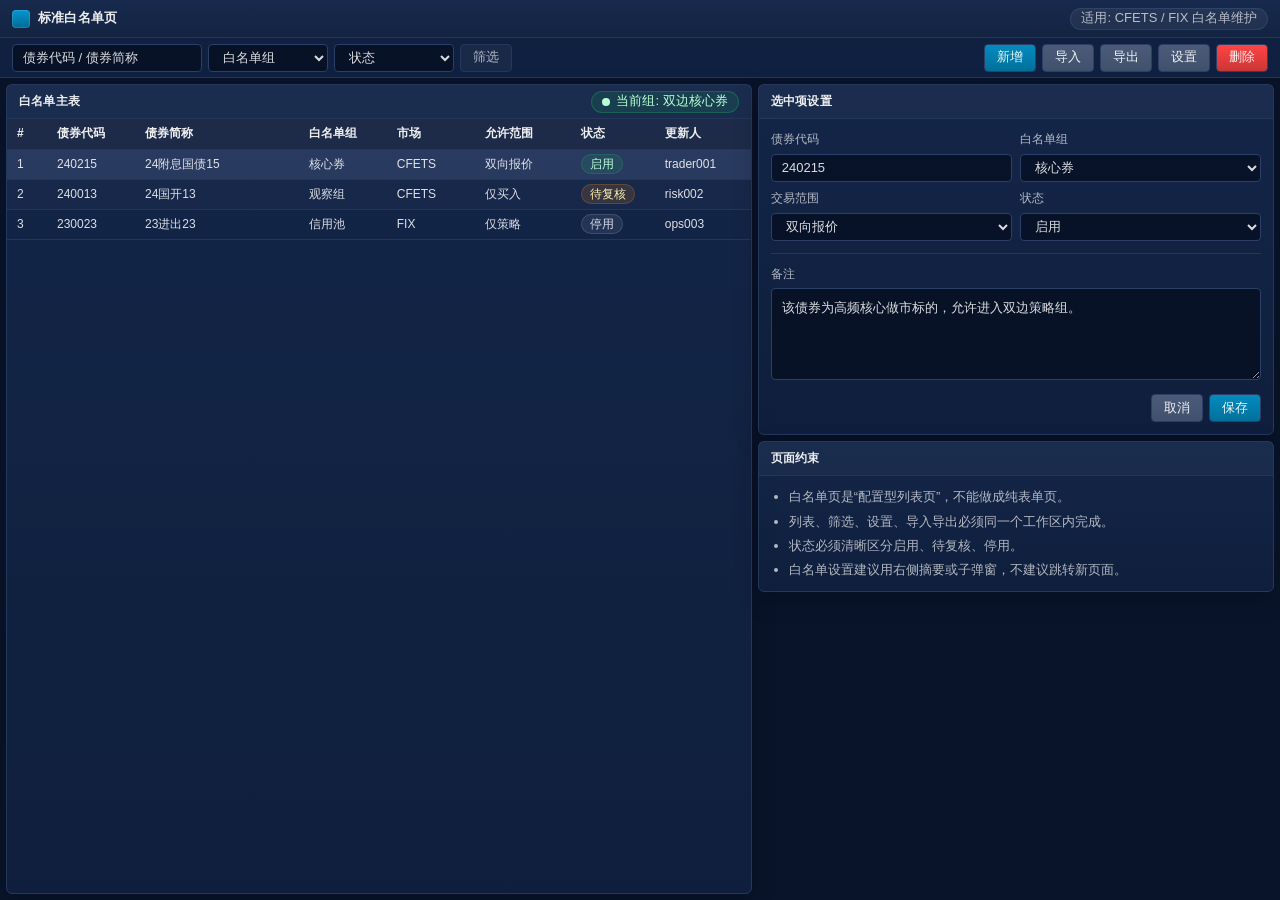
<file: .codex/skills/reference-html/page-whitelist-standard.html>
<!DOCTYPE html>
<html lang="zh-CN">
<head>
  <meta charset="UTF-8">
  <meta name="viewport" content="width=device-width, initial-scale=1.0">
  <title>标准页 - 白名单维护</title>
  <link rel="stylesheet" href="./assets/tokens.css">
  <link rel="stylesheet" href="./assets/components.css">
  <link rel="stylesheet" href="./assets/app.css">
</head>
<body>
  <div class="app-shell">
    <header class="titlebar">
      <div class="titlebar__left">
        <span class="titlebar__appmark"></span>
        <div class="titlebar__name">标准白名单页</div>
      </div>
      <div class="titlebar__right">
        <span class="pill">适用: CFETS / FIX 白名单维护</span>
      </div>
    </header>

    <div class="toolbar">
      <div class="toolbar__group">
        <input class="input" style="width: 190px;" value="债券代码 / 债券简称">
        <select class="select" style="width: 120px;"><option>白名单组</option></select>
        <select class="select" style="width: 120px;"><option>状态</option></select>
        <button class="button button--ghost">筛选</button>
      </div>
      <div class="toolbar__group">
        <button class="button button--primary">新增</button>
        <button class="button">导入</button>
        <button class="button">导出</button>
        <button class="button">设置</button>
        <button class="button button--danger">删除</button>
      </div>
    </div>

    <div class="split-layout split-layout--2" style="flex:1;">
      <section class="stack">
        <div class="panel" style="flex:1;">
          <div class="panel__header">
            <div class="panel__title">白名单主表</div>
            <div class="toolbar__group">
              <span class="status-pill status-pill--online"><span class="status-dot"></span>当前组: 双边核心券</span>
            </div>
          </div>
          <div class="panel__body" style="padding:0;">
            <table class="dense-table">
              <thead>
                <tr>
                  <th style="width:40px;">#</th>
                  <th style="width:88px;">债券代码</th>
                  <th>债券简称</th>
                  <th style="width:88px;">白名单组</th>
                  <th style="width:88px;">市场</th>
                  <th style="width:96px;">允许范围</th>
                  <th style="width:84px;">状态</th>
                  <th style="width:96px;">更新人</th>
                </tr>
              </thead>
              <tbody>
                <tr class="is-selected">
                  <td>1</td><td>240215</td><td>24附息国债15</td><td>核心券</td><td>CFETS</td><td>双向报价</td><td><span class="tag tag--running">启用</span></td><td>trader001</td>
                </tr>
                <tr>
                  <td>2</td><td>240013</td><td>24国开13</td><td>观察组</td><td>CFETS</td><td>仅买入</td><td><span class="tag tag--warn">待复核</span></td><td>risk002</td>
                </tr>
                <tr>
                  <td>3</td><td>230023</td><td>23进出23</td><td>信用池</td><td>FIX</td><td>仅策略</td><td><span class="tag tag--stopped">停用</span></td><td>ops003</td>
                </tr>
              </tbody>
            </table>
          </div>
        </div>
      </section>

      <aside class="stack">
        <div class="panel">
          <div class="panel__header">
            <div class="panel__title">选中项设置</div>
          </div>
          <div class="panel__body">
            <div class="two-column-form">
              <div class="field"><label class="field__label">债券代码</label><input class="input" value="240215"></div>
              <div class="field"><label class="field__label">白名单组</label><select class="select"><option>核心券</option></select></div>
              <div class="field"><label class="field__label">交易范围</label><select class="select"><option>双向报价</option></select></div>
              <div class="field"><label class="field__label">状态</label><select class="select"><option>启用</option></select></div>
            </div>
            <div class="subtle-divider"></div>
            <div class="field">
              <label class="field__label">备注</label>
              <textarea class="text-area">该债券为高频核心做市标的，允许进入双边策略组。</textarea>
            </div>
            <div class="form-actions-inline" style="margin-top:14px;">
              <button class="button">取消</button>
              <button class="button button--primary">保存</button>
            </div>
          </div>
        </div>

        <div class="panel">
          <div class="panel__header">
            <div class="panel__title">页面约束</div>
          </div>
          <div class="panel__body">
            <ul class="bullet-list">
              <li>白名单页是“配置型列表页”，不能做成纯表单页。</li>
              <li>列表、筛选、设置、导入导出必须同一个工作区内完成。</li>
              <li>状态必须清晰区分启用、待复核、停用。</li>
              <li>白名单设置建议用右侧摘要或子弹窗，不建议跳转新页面。</li>
            </ul>
          </div>
        </div>
      </aside>
    </div>
  </div>
</body>
</html>
</file>
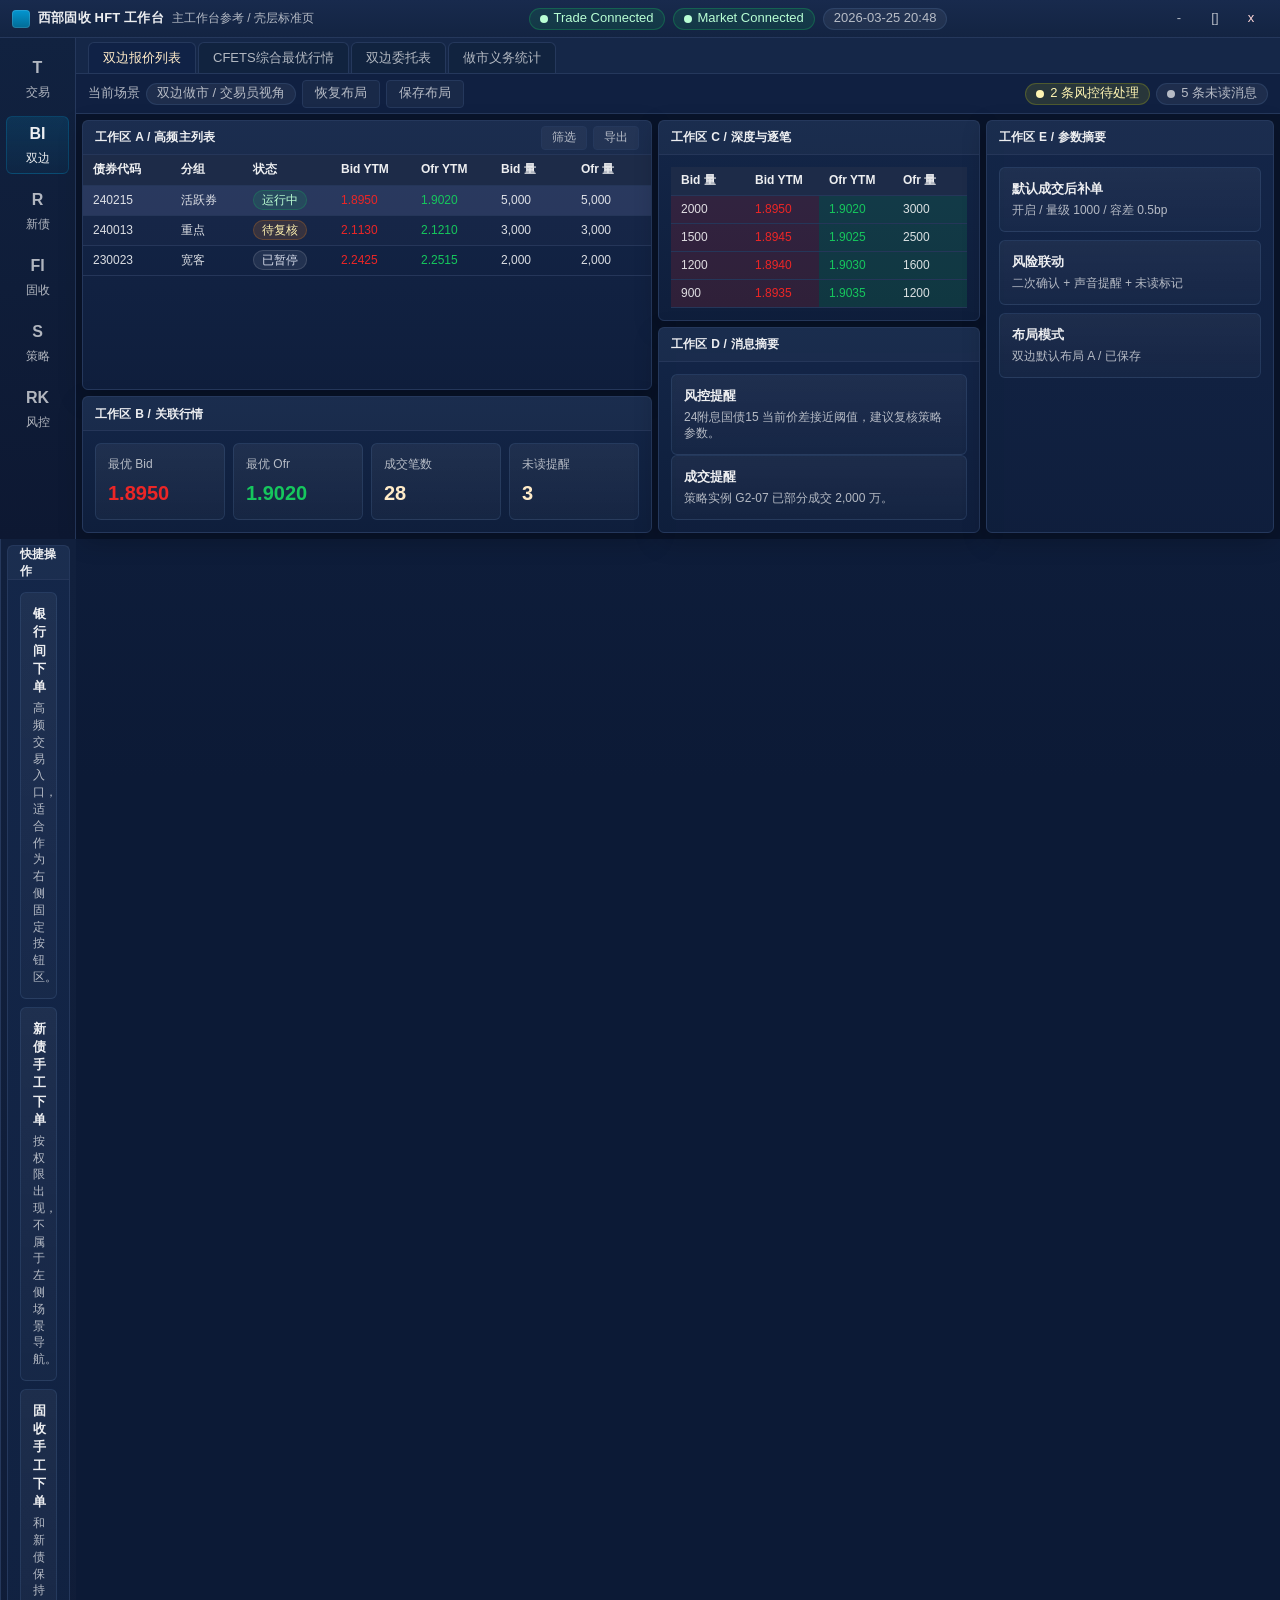
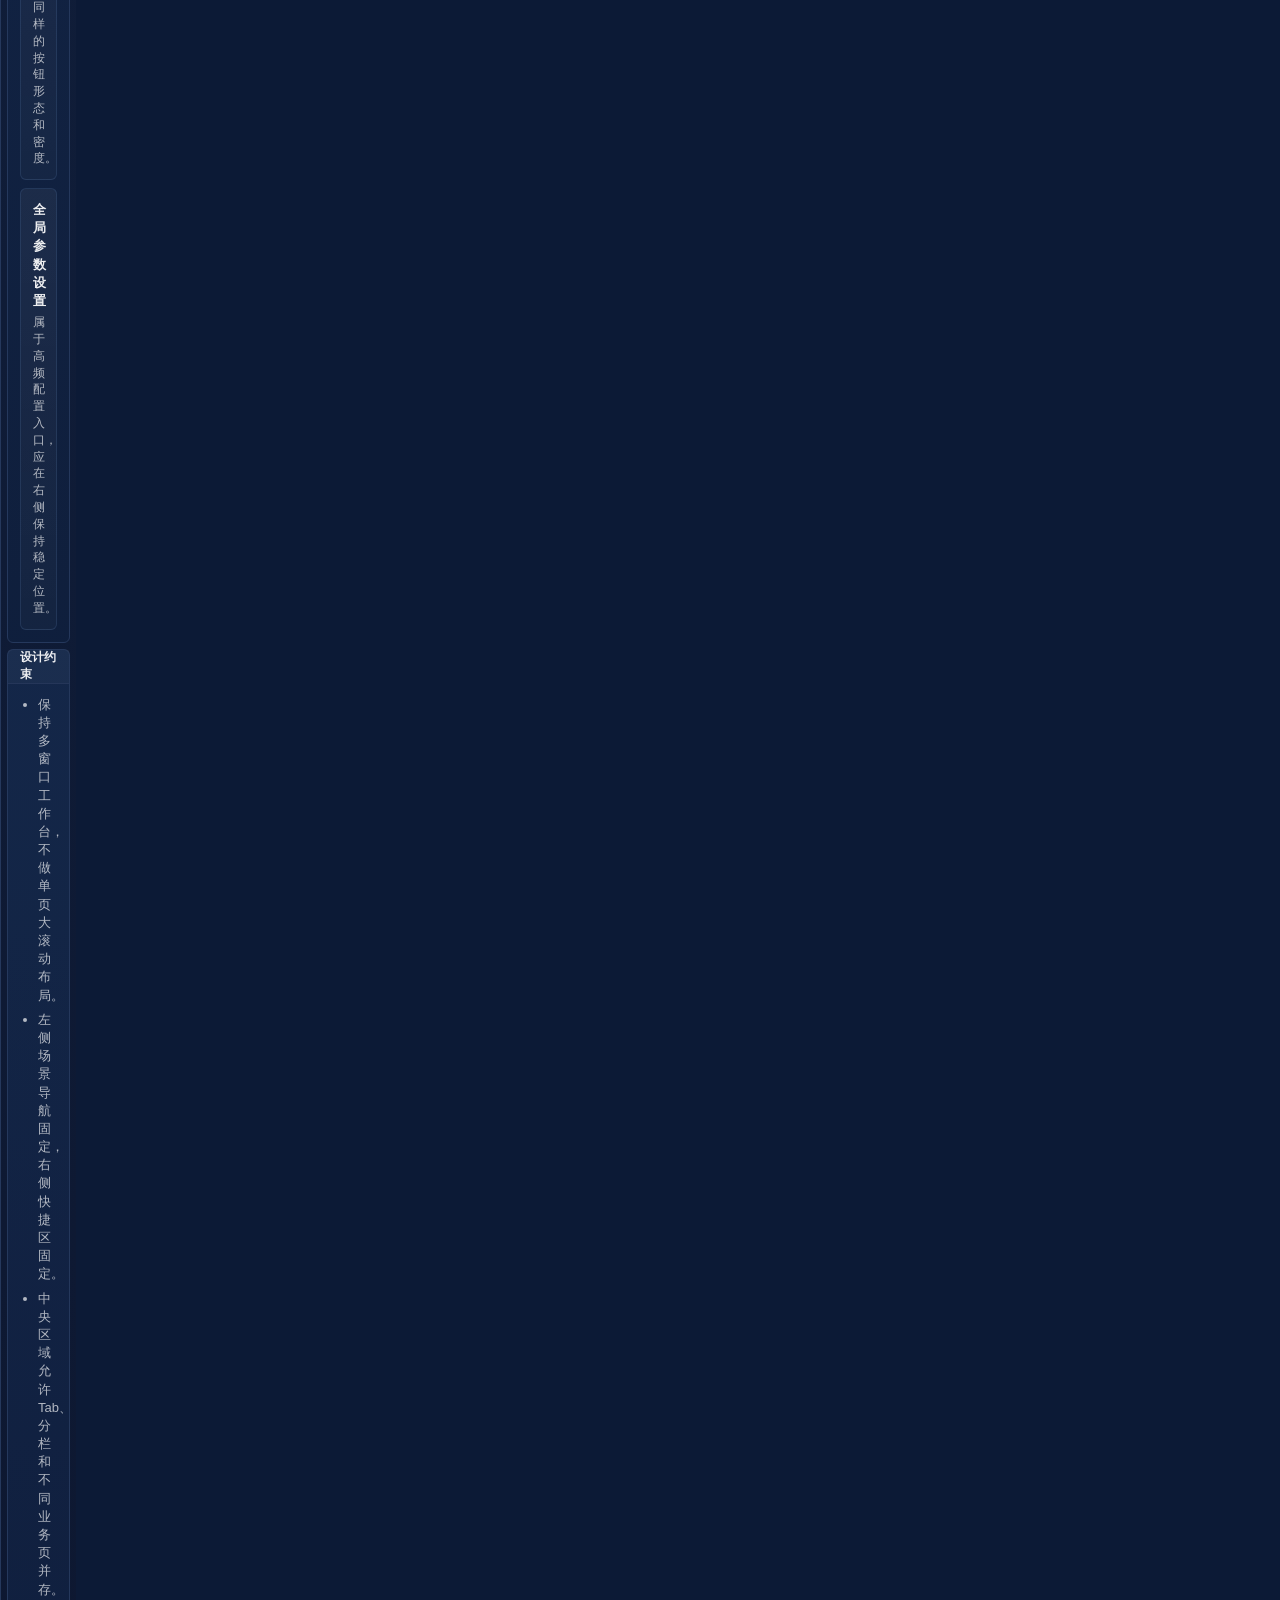
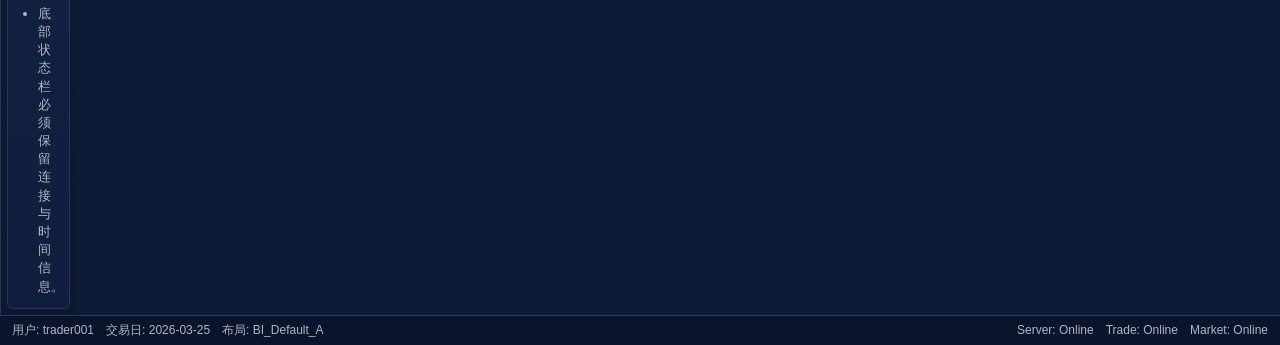
<file: .codex/skills/reference-html/shell-workbench.html>
<!DOCTYPE html>
<html lang="zh-CN">
<head>
  <meta charset="UTF-8">
  <meta name="viewport" content="width=device-width, initial-scale=1.0">
  <title>标准页 - 壳层工作台</title>
  <link rel="stylesheet" href="./assets/tokens.css">
  <link rel="stylesheet" href="./assets/components.css">
  <link rel="stylesheet" href="./assets/app.css">
</head>
<body>
  <div class="page-shell">
    <header class="titlebar">
      <div class="titlebar__left">
        <span class="titlebar__appmark"></span>
        <div class="titlebar__name">西部固收 HFT 工作台</div>
        <div class="title-hint">主工作台参考 / 壳层标准页</div>
      </div>
      <div class="titlebar__meta">
        <span class="status-pill status-pill--online"><span class="status-dot"></span>Trade Connected</span>
        <span class="status-pill status-pill--online"><span class="status-dot"></span>Market Connected</span>
        <span class="pill">2026-03-25 20:48</span>
      </div>
      <div class="window-controls"><span>-</span><span>[]</span><span>x</span></div>
    </header>

    <div class="workspace-frame page-shell__content">
      <aside class="scene-nav">
        <div class="scene-nav__button"><strong>T</strong><span>交易</span></div>
        <div class="scene-nav__button is-active"><strong>BI</strong><span>双边</span></div>
        <div class="scene-nav__button"><strong>R</strong><span>新债</span></div>
        <div class="scene-nav__button"><strong>FI</strong><span>固收</span></div>
        <div class="scene-nav__button"><strong>S</strong><span>策略</span></div>
        <div class="scene-nav__button"><strong>RK</strong><span>风控</span></div>
      </aside>

      <main class="center-stage">
        <div class="tabs-strip">
          <div class="tab is-active">双边报价列表</div>
          <div class="tab">CFETS综合最优行情</div>
          <div class="tab">双边委托表</div>
          <div class="tab">做市义务统计</div>
        </div>

        <div class="toolbar">
          <div class="toolbar__group">
            <span class="toolbar-label">当前场景</span>
            <span class="pill">双边做市 / 交易员视角</span>
            <button class="button button--ghost">恢复布局</button>
            <button class="button button--ghost">保存布局</button>
          </div>
          <div class="toolbar__group">
            <span class="status-pill status-pill--warning"><span class="status-dot"></span>2 条风控待处理</span>
            <span class="status-pill"><span class="status-dot"></span>5 条未读消息</span>
          </div>
        </div>

        <div class="split-layout split-layout--3">
          <section class="stack">
            <div class="panel" style="flex: 1;">
              <div class="panel__header">
                <div class="panel__title">工作区 A / 高频主列表</div>
                <div class="toolbar__group">
                  <button class="button button--sm button--ghost">筛选</button>
                  <button class="button button--sm button--ghost">导出</button>
                </div>
              </div>
              <div class="panel__body" style="padding: 0;">
                <table class="dense-table">
                  <thead>
                    <tr>
                      <th style="width: 88px;">债券代码</th>
                      <th>债券简称</th>
                      <th style="width: 72px;">分组</th>
                      <th style="width: 88px;">状态</th>
                      <th style="width: 80px;">Bid YTM</th>
                      <th style="width: 80px;">Ofr YTM</th>
                      <th style="width: 80px;">Bid 量</th>
                      <th style="width: 80px;">Ofr 量</th>
                    </tr>
                  </thead>
                  <tbody>
                    <tr class="is-selected">
                      <td>240215</td>
                      <td>24附息国债15</td>
                      <td>活跃券</td>
                      <td><span class="tag tag--running">运行中</span></td>
                      <td class="text-up">1.8950</td>
                      <td class="text-down">1.9020</td>
                      <td>5,000</td>
                      <td>5,000</td>
                    </tr>
                    <tr>
                      <td>240013</td>
                      <td>24国开13</td>
                      <td>重点</td>
                      <td><span class="tag tag--warn">待复核</span></td>
                      <td class="text-up">2.1130</td>
                      <td class="text-down">2.1210</td>
                      <td>3,000</td>
                      <td>3,000</td>
                    </tr>
                    <tr>
                      <td>230023</td>
                      <td>23进出23</td>
                      <td>宽客</td>
                      <td><span class="tag tag--stopped">已暂停</span></td>
                      <td class="text-up">2.2425</td>
                      <td class="text-down">2.2515</td>
                      <td>2,000</td>
                      <td>2,000</td>
                    </tr>
                  </tbody>
                </table>
              </div>
            </div>

            <div class="panel">
              <div class="panel__header">
                <div class="panel__title">工作区 B / 关联行情</div>
              </div>
              <div class="panel__body">
                <div class="stats-grid">
                  <div class="stat-card">
                    <div class="stat-card__label">最优 Bid</div>
                    <div class="stat-card__value text-up">1.8950</div>
                  </div>
                  <div class="stat-card">
                    <div class="stat-card__label">最优 Ofr</div>
                    <div class="stat-card__value text-down">1.9020</div>
                  </div>
                  <div class="stat-card">
                    <div class="stat-card__label">成交笔数</div>
                    <div class="stat-card__value">28</div>
                  </div>
                  <div class="stat-card">
                    <div class="stat-card__label">未读提醒</div>
                    <div class="stat-card__value">3</div>
                  </div>
                </div>
              </div>
            </div>
          </section>

          <section class="stack">
            <div class="panel" style="flex: 1;">
              <div class="panel__header">
                <div class="panel__title">工作区 C / 深度与逐笔</div>
              </div>
              <div class="panel__body">
                <table class="price-ladder">
                  <thead>
                    <tr><th>Bid 量</th><th>Bid YTM</th><th>Ofr YTM</th><th>Ofr 量</th></tr>
                  </thead>
                  <tbody>
                    <tr><td class="bid">2000</td><td class="bid text-up">1.8950</td><td class="ask text-down">1.9020</td><td class="ask">3000</td></tr>
                    <tr><td class="bid">1500</td><td class="bid text-up">1.8945</td><td class="ask text-down">1.9025</td><td class="ask">2500</td></tr>
                    <tr><td class="bid">1200</td><td class="bid text-up">1.8940</td><td class="ask text-down">1.9030</td><td class="ask">1600</td></tr>
                    <tr><td class="bid">900</td><td class="bid text-up">1.8935</td><td class="ask text-down">1.9035</td><td class="ask">1200</td></tr>
                  </tbody>
                </table>
              </div>
            </div>

            <div class="panel">
              <div class="panel__header">
                <div class="panel__title">工作区 D / 消息摘要</div>
              </div>
              <div class="panel__body">
                <div class="message-card">
                  <div class="message-card__title">风控提醒</div>
                  <div class="message-card__meta">24附息国债15 当前价差接近阈值，建议复核策略参数。</div>
                </div>
                <div class="message-card">
                  <div class="message-card__title">成交提醒</div>
                  <div class="message-card__meta">策略实例 G2-07 已部分成交 2,000 万。</div>
                </div>
              </div>
            </div>
          </section>

          <section class="stack">
            <div class="panel" style="flex: 1;">
              <div class="panel__header">
                <div class="panel__title">工作区 E / 参数摘要</div>
              </div>
              <div class="panel__body">
                <div class="properties-list">
                  <div class="property-card">
                    <div class="property-card__title">默认成交后补单</div>
                    <div class="property-card__meta">开启 / 量级 1000 / 容差 0.5bp</div>
                  </div>
                  <div class="property-card">
                    <div class="property-card__title">风险联动</div>
                    <div class="property-card__meta">二次确认 + 声音提醒 + 未读标记</div>
                  </div>
                  <div class="property-card">
                    <div class="property-card__title">布局模式</div>
                    <div class="property-card__meta">双边默认布局 A / 已保存</div>
                  </div>
                </div>
              </div>
            </div>
          </section>
        </div>
      </main>

      <aside class="right-rail">
        <div class="panel">
          <div class="panel__header">
            <div class="panel__title">快捷操作</div>
          </div>
          <div class="panel__body quick-actions">
            <div class="quick-card">
              <div class="quick-card__title">银行间下单</div>
              <div class="quick-card__meta">高频交易入口，适合作为右侧固定按钮区。</div>
            </div>
            <div class="quick-card">
              <div class="quick-card__title">新债手工下单</div>
              <div class="quick-card__meta">按权限出现，不属于左侧场景导航。</div>
            </div>
            <div class="quick-card">
              <div class="quick-card__title">固收手工下单</div>
              <div class="quick-card__meta">和新债保持同样的按钮形态和密度。</div>
            </div>
            <div class="quick-card">
              <div class="quick-card__title">全局参数设置</div>
              <div class="quick-card__meta">属于高频配置入口，应在右侧保持稳定位置。</div>
            </div>
          </div>
        </div>

        <div class="panel">
          <div class="panel__header">
            <div class="panel__title">设计约束</div>
          </div>
          <div class="panel__body">
            <ul class="bullet-list">
              <li>保持多窗口工作台，不做单页大滚动布局。</li>
              <li>左侧场景导航固定，右侧快捷区固定。</li>
              <li>中央区域允许 Tab、分栏和不同业务页并存。</li>
              <li>底部状态栏必须保留连接与时间信息。</li>
            </ul>
          </div>
        </div>
      </aside>
    </div>

    <footer class="statusbar">
      <div class="statusbar__group">
        <span>用户: trader001</span>
        <span>交易日: 2026-03-25</span>
        <span>布局: BI_Default_A</span>
      </div>
      <div class="statusbar__group">
        <span>Server: Online</span>
        <span>Trade: Online</span>
        <span>Market: Online</span>
      </div>
    </footer>
  </div>
</body>
</html>
</file>
<file: .codex/skills/reference-html/assets/tokens.css>
:root {
  --font-ui: "Segoe UI", "Microsoft YaHei UI", "Microsoft YaHei", sans-serif;
  --font-mono: "Cascadia Mono", "Consolas", monospace;

  --bg-base: #0c1a36;
  --bg-deep: #020d25;
  --bg-header: #1d2b48;
  --bg-panel: #102246;
  --bg-panel-alt: #12274d;
  --bg-panel-soft: #162b52;
  --bg-tooltip: #2e3648;
  --bg-selection: #5d6b99;
  --bg-selection-soft: rgba(93, 107, 153, 0.3);
  --bg-hover: rgba(72, 131, 201, 0.2);
  --bg-overlay: rgba(2, 13, 37, 0.78);

  --border-strong: #2c4067;
  --border-default: #25385c;
  --border-soft: #253659;
  --border-muted: rgba(82, 120, 170, 0.22);

  --text-primary: #ffebc8;
  --text-default: rgba(255, 255, 255, 0.85);
  --text-secondary: rgba(255, 255, 255, 0.68);
  --text-disabled: rgba(255, 255, 255, 0.48);
  --text-header: rgba(255, 255, 255, 0.92);
  --text-selected: #f4f2f2;

  --accent: #028cc1;
  --accent-hover: #35a3cd;
  --accent-pressed: #02709a;
  --accent-disabled: #015474;

  --button-neutral: #4b5a78;
  --button-neutral-hover: #6f7b93;
  --button-neutral-pressed: #3c4860;
  --button-neutral-disabled: #2d3648;

  --button-warn: #ff8a19;
  --button-warn-hover: #ffa147;
  --button-warn-pressed: #cc6e14;
  --button-danger: #ff4444;
  --button-danger-hover: #ff6969;
  --button-danger-pressed: #cc3636;
  --button-success: #16c75d;
  --button-success-hover: #45d27d;
  --button-success-pressed: #129f4a;

  --price-up: #ec2626;
  --price-down: #16c75d;
  --price-neutral: #ce680d;
  --price-alt: #59b8fe;
  --price-gold: #c99f55;

  --status-online: #16c75d;
  --status-warning: #ffff00;
  --status-offline: #ff4444;
  --status-unknown: #555555;
  --status-running: #22ff22;
  --status-stopped: #8f97a8;

  --sidebar-width: 76px;
  --rightbar-width: 320px;
  --titlebar-height: 38px;
  --toolbar-height: 40px;
  --tabs-height: 36px;
  --statusbar-height: 30px;
  --button-height: 28px;
  --input-height: 28px;
  --search-width: 190px;
  --combo-width: 120px;
  --radius-sm: 4px;
  --radius-md: 6px;
  --shadow-panel: 0 8px 24px rgba(0, 0, 0, 0.22);
  --space-1: 4px;
  --space-2: 6px;
  --space-3: 8px;
  --space-4: 12px;
  --space-5: 16px;
  --space-6: 20px;
}
</file>
<file: .codex/skills/reference-html/assets/components.css>
* {
  box-sizing: border-box;
}

html,
body {
  margin: 0;
  min-height: 100%;
  background: var(--bg-deep);
  color: var(--text-default);
  font: 13px/1.4 var(--font-ui);
}

body {
  background:
    linear-gradient(180deg, rgba(30, 53, 95, 0.32), rgba(7, 16, 38, 0) 22%),
    var(--bg-base);
}

a {
  color: inherit;
  text-decoration: none;
}

.app-shell {
  min-height: 100vh;
  display: flex;
  flex-direction: column;
}

.titlebar {
  height: var(--titlebar-height);
  display: flex;
  align-items: center;
  justify-content: space-between;
  padding: 0 var(--space-4);
  background: linear-gradient(180deg, #182a4d, #132442);
  border-bottom: 1px solid var(--border-default);
}

.titlebar__left,
.titlebar__right,
.titlebar__meta {
  display: flex;
  align-items: center;
  gap: var(--space-3);
}

.titlebar__appmark {
  width: 18px;
  height: 18px;
  border-radius: 4px;
  background: linear-gradient(180deg, #0396d1, #026b95);
  box-shadow: inset 0 0 0 1px rgba(255, 255, 255, 0.12);
}

.titlebar__name {
  font-weight: 600;
  letter-spacing: 0.2px;
  color: var(--text-header);
}

.window-controls {
  display: flex;
  gap: 2px;
}

.window-controls span {
  width: 34px;
  height: 24px;
  display: inline-flex;
  align-items: center;
  justify-content: center;
  border-radius: var(--radius-sm);
  background: transparent;
  color: var(--text-secondary);
  border: 1px solid transparent;
}

.window-controls span:last-child {
  color: #ffd7d7;
}

.pill,
.status-pill {
  display: inline-flex;
  align-items: center;
  gap: 6px;
  height: 22px;
  padding: 0 10px;
  border-radius: 999px;
  background: rgba(255, 255, 255, 0.06);
  border: 1px solid var(--border-muted);
  color: var(--text-secondary);
  white-space: nowrap;
}

.status-pill--online {
  color: #b8ffd4;
  border-color: rgba(22, 199, 93, 0.28);
  background: rgba(22, 199, 93, 0.12);
}

.status-pill--warning {
  color: #fff5b3;
  border-color: rgba(255, 255, 0, 0.18);
  background: rgba(255, 255, 0, 0.1);
}

.status-pill--offline {
  color: #ffd6d6;
  border-color: rgba(255, 68, 68, 0.24);
  background: rgba(255, 68, 68, 0.12);
}

.status-dot {
  width: 8px;
  height: 8px;
  border-radius: 50%;
  background: currentColor;
}

.workspace-frame {
  flex: 1;
  display: grid;
  grid-template-columns: var(--sidebar-width) minmax(0, 1fr) var(--rightbar-width);
  min-height: 0;
}

.scene-nav {
  background: linear-gradient(180deg, #112240, #0d1832);
  border-right: 1px solid var(--border-default);
  padding: var(--space-4) var(--space-2);
  display: flex;
  flex-direction: column;
  gap: var(--space-3);
}

.scene-nav__button {
  min-height: 58px;
  border-radius: var(--radius-md);
  border: 1px solid transparent;
  background: transparent;
  color: var(--text-secondary);
  display: flex;
  flex-direction: column;
  align-items: center;
  justify-content: center;
  gap: 5px;
  font-size: 12px;
}

.scene-nav__button strong {
  font-size: 16px;
  font-weight: 600;
}

.scene-nav__button.is-active {
  background: linear-gradient(180deg, rgba(2, 140, 193, 0.18), rgba(2, 140, 193, 0.06));
  border-color: rgba(2, 140, 193, 0.28);
  color: var(--text-header);
}

.center-stage,
.right-rail {
  min-width: 0;
}

.center-stage {
  display: flex;
  flex-direction: column;
  min-height: 0;
}

.tabs-strip {
  height: var(--tabs-height);
  display: flex;
  align-items: end;
  gap: 2px;
  padding: 0 var(--space-4);
  background: #152748;
  border-bottom: 1px solid var(--border-default);
}

.tab {
  height: 31px;
  padding: 0 14px;
  display: inline-flex;
  align-items: center;
  border: 1px solid var(--border-default);
  border-bottom: none;
  border-top-left-radius: var(--radius-md);
  border-top-right-radius: var(--radius-md);
  background: #11233f;
  color: var(--text-secondary);
}

.tab.is-active {
  background: var(--bg-panel);
  color: var(--text-primary);
}

.toolbar {
  height: var(--toolbar-height);
  display: flex;
  align-items: center;
  justify-content: space-between;
  gap: var(--space-4);
  padding: 0 var(--space-4);
  background: #102041;
  border-bottom: 1px solid var(--border-default);
}

.toolbar__group {
  display: flex;
  align-items: center;
  gap: var(--space-2);
  min-width: 0;
}

.panel {
  background: linear-gradient(180deg, rgba(20, 39, 74, 0.94), rgba(15, 31, 61, 0.94));
  border: 1px solid var(--border-default);
  border-radius: var(--radius-md);
  box-shadow: var(--shadow-panel);
}

.panel--flush {
  border-radius: 0;
  box-shadow: none;
}

.panel__header {
  height: 34px;
  display: flex;
  align-items: center;
  justify-content: space-between;
  padding: 0 var(--space-4);
  background: rgba(255, 255, 255, 0.03);
  border-bottom: 1px solid var(--border-soft);
}

.panel__title {
  font-size: 12px;
  font-weight: 600;
  color: var(--text-header);
  letter-spacing: 0.2px;
}

.panel__body {
  padding: var(--space-4);
}

.button,
.input,
.select,
.text-area {
  border-radius: var(--radius-sm);
  border: 1px solid var(--border-strong);
  outline: none;
  font: inherit;
}

.button {
  height: var(--button-height);
  padding: 0 12px;
  background: linear-gradient(180deg, var(--button-neutral), #40516d);
  color: var(--text-header);
  display: inline-flex;
  align-items: center;
  justify-content: center;
  gap: 6px;
}

.button--primary {
  background: linear-gradient(180deg, var(--accent), var(--accent-pressed));
}

.button--success {
  background: linear-gradient(180deg, var(--button-success), var(--button-success-pressed));
}

.button--danger {
  background: linear-gradient(180deg, var(--button-danger), var(--button-danger-pressed));
}

.button--warn {
  background: linear-gradient(180deg, var(--button-warn), var(--button-warn-pressed));
}

.button--ghost {
  background: rgba(255, 255, 255, 0.04);
  border-color: var(--border-default);
  color: var(--text-secondary);
}

.button--sm {
  height: 24px;
  padding: 0 10px;
  font-size: 12px;
}

.input,
.select {
  height: var(--input-height);
  background: rgba(4, 14, 32, 0.76);
  color: var(--text-default);
  padding: 0 10px;
}

.text-area {
  background: rgba(4, 14, 32, 0.76);
  color: var(--text-default);
  padding: 10px;
  min-height: 92px;
  resize: vertical;
}

.field {
  display: flex;
  flex-direction: column;
  gap: 6px;
  min-width: 0;
}

.field__label {
  color: var(--text-secondary);
  font-size: 12px;
}

.toolbar-label {
  color: var(--text-secondary);
  white-space: nowrap;
}

.kv-grid,
.stats-grid,
.grid-2,
.grid-3 {
  display: grid;
  gap: var(--space-3);
}

.kv-grid,
.stats-grid {
  grid-template-columns: repeat(4, minmax(0, 1fr));
}

.grid-2 {
  grid-template-columns: repeat(2, minmax(0, 1fr));
}

.grid-3 {
  grid-template-columns: repeat(3, minmax(0, 1fr));
}

.stat-card {
  padding: 12px;
  border-radius: var(--radius-md);
  background: linear-gradient(180deg, rgba(255, 255, 255, 0.06), rgba(255, 255, 255, 0.03));
  border: 1px solid var(--border-muted);
}

.stat-card__label {
  color: var(--text-secondary);
  font-size: 12px;
}

.stat-card__value {
  margin-top: 6px;
  font-size: 20px;
  font-weight: 700;
  color: var(--text-primary);
}

.dense-table {
  width: 100%;
  border-collapse: collapse;
  table-layout: fixed;
  font-size: 12px;
}

.dense-table th,
.dense-table td {
  border-bottom: 1px solid var(--border-soft);
  padding: 0 10px;
  text-align: left;
  height: 30px;
  overflow: hidden;
  text-overflow: ellipsis;
  white-space: nowrap;
}

.dense-table thead th {
  background: var(--bg-header);
  color: var(--text-header);
  font-weight: 600;
}

.dense-table tbody tr:nth-child(even) {
  background: rgba(255, 255, 255, 0.015);
}

.dense-table tbody tr.is-selected {
  background: var(--bg-selection-soft);
}

.dense-table tbody tr:hover {
  background: var(--bg-hover);
}

.text-up { color: var(--price-up); }
.text-down { color: var(--price-down); }
.text-neutral { color: var(--price-neutral); }
.text-gold { color: var(--price-gold); }

.tag {
  display: inline-flex;
  align-items: center;
  height: 20px;
  padding: 0 8px;
  border-radius: 999px;
  font-size: 12px;
  border: 1px solid transparent;
}

.tag--running {
  color: #bcffd4;
  background: rgba(22, 199, 93, 0.12);
  border-color: rgba(22, 199, 93, 0.22);
}

.tag--stopped {
  color: #d8ddeb;
  background: rgba(143, 151, 168, 0.14);
  border-color: rgba(143, 151, 168, 0.26);
}

.tag--warn {
  color: #fff2af;
  background: rgba(255, 138, 25, 0.14);
  border-color: rgba(255, 138, 25, 0.22);
}

.tag--risk {
  color: #ffd4d4;
  background: rgba(255, 68, 68, 0.14);
  border-color: rgba(255, 68, 68, 0.24);
}

.split-layout {
  flex: 1;
  min-height: 0;
  display: grid;
  gap: 6px;
  padding: 6px;
  background: #09142b;
}

.split-layout--2 {
  grid-template-columns: 1.3fr 0.9fr;
}

.split-layout--3 {
  grid-template-columns: 1.3fr 0.95fr 0.85fr;
}

.stack {
  display: flex;
  flex-direction: column;
  gap: 6px;
  min-height: 0;
}

.scroll-region { overflow: auto; }

.quick-actions,
.message-list,
.properties-list {
  display: flex;
  flex-direction: column;
  gap: var(--space-3);
}

.quick-card,
.message-card,
.property-card {
  padding: 12px;
  border-radius: var(--radius-md);
  background: linear-gradient(180deg, rgba(255, 255, 255, 0.05), rgba(255, 255, 255, 0.025));
  border: 1px solid var(--border-muted);
}

.quick-card__title,
.message-card__title,
.property-card__title {
  color: var(--text-header);
  font-weight: 600;
}

.quick-card__meta,
.message-card__meta,
.property-card__meta {
  margin-top: 4px;
  color: var(--text-secondary);
  font-size: 12px;
}

.list-row {
  display: flex;
  align-items: center;
  justify-content: space-between;
  gap: var(--space-3);
  min-height: 28px;
}

.metric-row {
  display: grid;
  grid-template-columns: 110px minmax(0, 1fr) auto;
  gap: var(--space-3);
  align-items: center;
}

.bar {
  position: relative;
  height: 8px;
  border-radius: 999px;
  background: rgba(255, 255, 255, 0.08);
  overflow: hidden;
}

.bar > span {
  position: absolute;
  inset: 0 auto 0 0;
  border-radius: inherit;
  background: linear-gradient(90deg, #0396d1, #16c75d);
}

.modal-layer {
  position: relative;
  min-height: 100vh;
  background:
    linear-gradient(180deg, rgba(15, 27, 54, 0.12), rgba(15, 27, 54, 0.12)),
    var(--bg-base);
}

.modal-backdrop {
  position: absolute;
  inset: 0;
  background: var(--bg-overlay);
}

.modal {
  position: relative;
  z-index: 1;
  width: min(960px, calc(100vw - 80px));
  margin: 72px auto;
  background: linear-gradient(180deg, #132544, #0f1f3d);
  border: 1px solid var(--border-default);
  border-radius: 8px;
  box-shadow: 0 16px 48px rgba(0, 0, 0, 0.42);
}

.modal__header {
  height: 40px;
  display: flex;
  align-items: center;
  justify-content: space-between;
  padding: 0 14px;
  border-bottom: 1px solid var(--border-default);
  background: #162748;
}

.modal__body,
.modal__footer {
  padding: 14px;
}

.modal__footer {
  display: flex;
  justify-content: space-between;
  align-items: center;
  gap: 10px;
  border-top: 1px solid var(--border-default);
}

.footer-actions {
  display: flex;
  gap: var(--space-2);
}

.page-intro {
  padding: 18px;
  border-bottom: 1px solid var(--border-default);
  background: linear-gradient(180deg, rgba(255, 255, 255, 0.04), transparent);
}

.page-intro h1,
.page-intro h2,
.page-intro h3,
.page-intro p {
  margin: 0;
}

.page-intro p {
  margin-top: 8px;
  color: var(--text-secondary);
  max-width: 980px;
}

.link-grid {
  display: grid;
  grid-template-columns: repeat(3, minmax(0, 1fr));
  gap: 14px;
  padding: 18px;
}

.link-card {
  display: flex;
  flex-direction: column;
  gap: 10px;
  padding: 16px;
  border-radius: 8px;
  background: linear-gradient(180deg, rgba(255, 255, 255, 0.05), rgba(255, 255, 255, 0.025));
  border: 1px solid var(--border-muted);
}

.link-card__title {
  color: var(--text-primary);
  font-size: 15px;
  font-weight: 700;
}

.link-card__body {
  color: var(--text-secondary);
}

.code-block {
  margin: 18px;
  padding: 14px;
  background: rgba(0, 0, 0, 0.26);
  border: 1px solid var(--border-default);
  border-radius: 8px;
  color: var(--text-default);
  font-family: var(--font-mono);
  white-space: pre-wrap;
}

.section-block {
  padding: 18px;
  border-top: 1px solid var(--border-default);
}

.bullet-list {
  margin: 0;
  padding-left: 18px;
  color: var(--text-secondary);
}

.bullet-list li + li {
  margin-top: 6px;
}

@media (max-width: 1360px) {
  .workspace-frame {
    grid-template-columns: var(--sidebar-width) minmax(0, 1fr);
  }

  .right-rail {
    display: none;
  }

  .link-grid {
    grid-template-columns: repeat(2, minmax(0, 1fr));
  }
}

@media (max-width: 960px) {
  .kv-grid,
  .stats-grid,
  .grid-2,
  .grid-3,
  .split-layout--2,
  .split-layout--3,
  .link-grid {
    grid-template-columns: 1fr;
  }

  .workspace-frame {
    grid-template-columns: 1fr;
  }

  .scene-nav {
    display: none;
  }
}
</file>
<file: .codex/skills/reference-html/assets/app.css>
.page-shell {
  min-height: 100vh;
  display: flex;
  flex-direction: column;
}

.page-shell__content {
  flex: 1;
  min-height: 0;
}

.right-rail {
  border-left: 1px solid var(--border-default);
  background: linear-gradient(180deg, #11203d, #0d1730);
  padding: 6px;
  display: flex;
  flex-direction: column;
  gap: 6px;
}

.right-rail .panel {
  box-shadow: none;
}

.statusbar {
  min-height: var(--statusbar-height);
  display: flex;
  align-items: center;
  justify-content: space-between;
  gap: var(--space-4);
  padding: 0 var(--space-4);
  background: #0a152d;
  border-top: 1px solid var(--border-default);
  color: var(--text-secondary);
  font-size: 12px;
}

.statusbar__group {
  display: flex;
  align-items: center;
  gap: var(--space-4);
  min-width: 0;
}

.title-hint {
  color: var(--text-secondary);
  font-size: 12px;
}

.depth-grid {
  display: grid;
  grid-template-columns: 1fr 1fr;
  gap: var(--space-3);
}

.price-ladder {
  width: 100%;
  border-collapse: collapse;
  table-layout: fixed;
}

.price-ladder th,
.price-ladder td {
  height: 28px;
  padding: 0 10px;
  border-bottom: 1px solid var(--border-soft);
  font-size: 12px;
}

.price-ladder th {
  background: var(--bg-header);
  color: var(--text-header);
  text-align: left;
}

.price-ladder .bid {
  background: rgba(236, 38, 38, 0.14);
}

.price-ladder .ask {
  background: rgba(22, 199, 93, 0.14);
}

.empty-state {
  padding: 22px;
  border: 1px dashed rgba(130, 160, 205, 0.26);
  border-radius: 8px;
  text-align: center;
  color: var(--text-secondary);
}

.two-column-form {
  display: grid;
  grid-template-columns: repeat(2, minmax(0, 1fr));
  gap: var(--space-3);
}

.three-column-form {
  display: grid;
  grid-template-columns: repeat(3, minmax(0, 1fr));
  gap: var(--space-3);
}

.subtle-divider {
  height: 1px;
  background: var(--border-soft);
  margin: var(--space-4) 0;
}

.page-note {
  margin-top: 12px;
  color: var(--text-secondary);
  font-size: 12px;
}

.inbox-layout {
  display: grid;
  grid-template-columns: 300px minmax(0, 1fr) 320px;
  gap: 6px;
  padding: 6px;
  background: #09142b;
  flex: 1;
  min-height: 0;
}

.inbox-list {
  display: flex;
  flex-direction: column;
  gap: 6px;
}

.message-item {
  padding: 12px;
  border-radius: 6px;
  border: 1px solid var(--border-muted);
  background: rgba(255, 255, 255, 0.03);
}

.message-item.is-active {
  background: rgba(93, 107, 153, 0.24);
  border-color: rgba(93, 107, 153, 0.36);
}

.settings-shell {
  padding: 6px;
  display: grid;
  grid-template-columns: 220px minmax(0, 1fr);
  gap: 6px;
  flex: 1;
  min-height: 0;
  background: #09142b;
}

.settings-nav {
  display: flex;
  flex-direction: column;
  gap: 6px;
}

.settings-nav__item {
  padding: 10px 12px;
  border-radius: 6px;
  border: 1px solid transparent;
  color: var(--text-secondary);
}

.settings-nav__item.is-active {
  color: var(--text-primary);
  border-color: rgba(2, 140, 193, 0.26);
  background: rgba(2, 140, 193, 0.12);
}

.form-actions-inline {
  display: flex;
  gap: var(--space-2);
  justify-content: flex-end;
}
</file>
